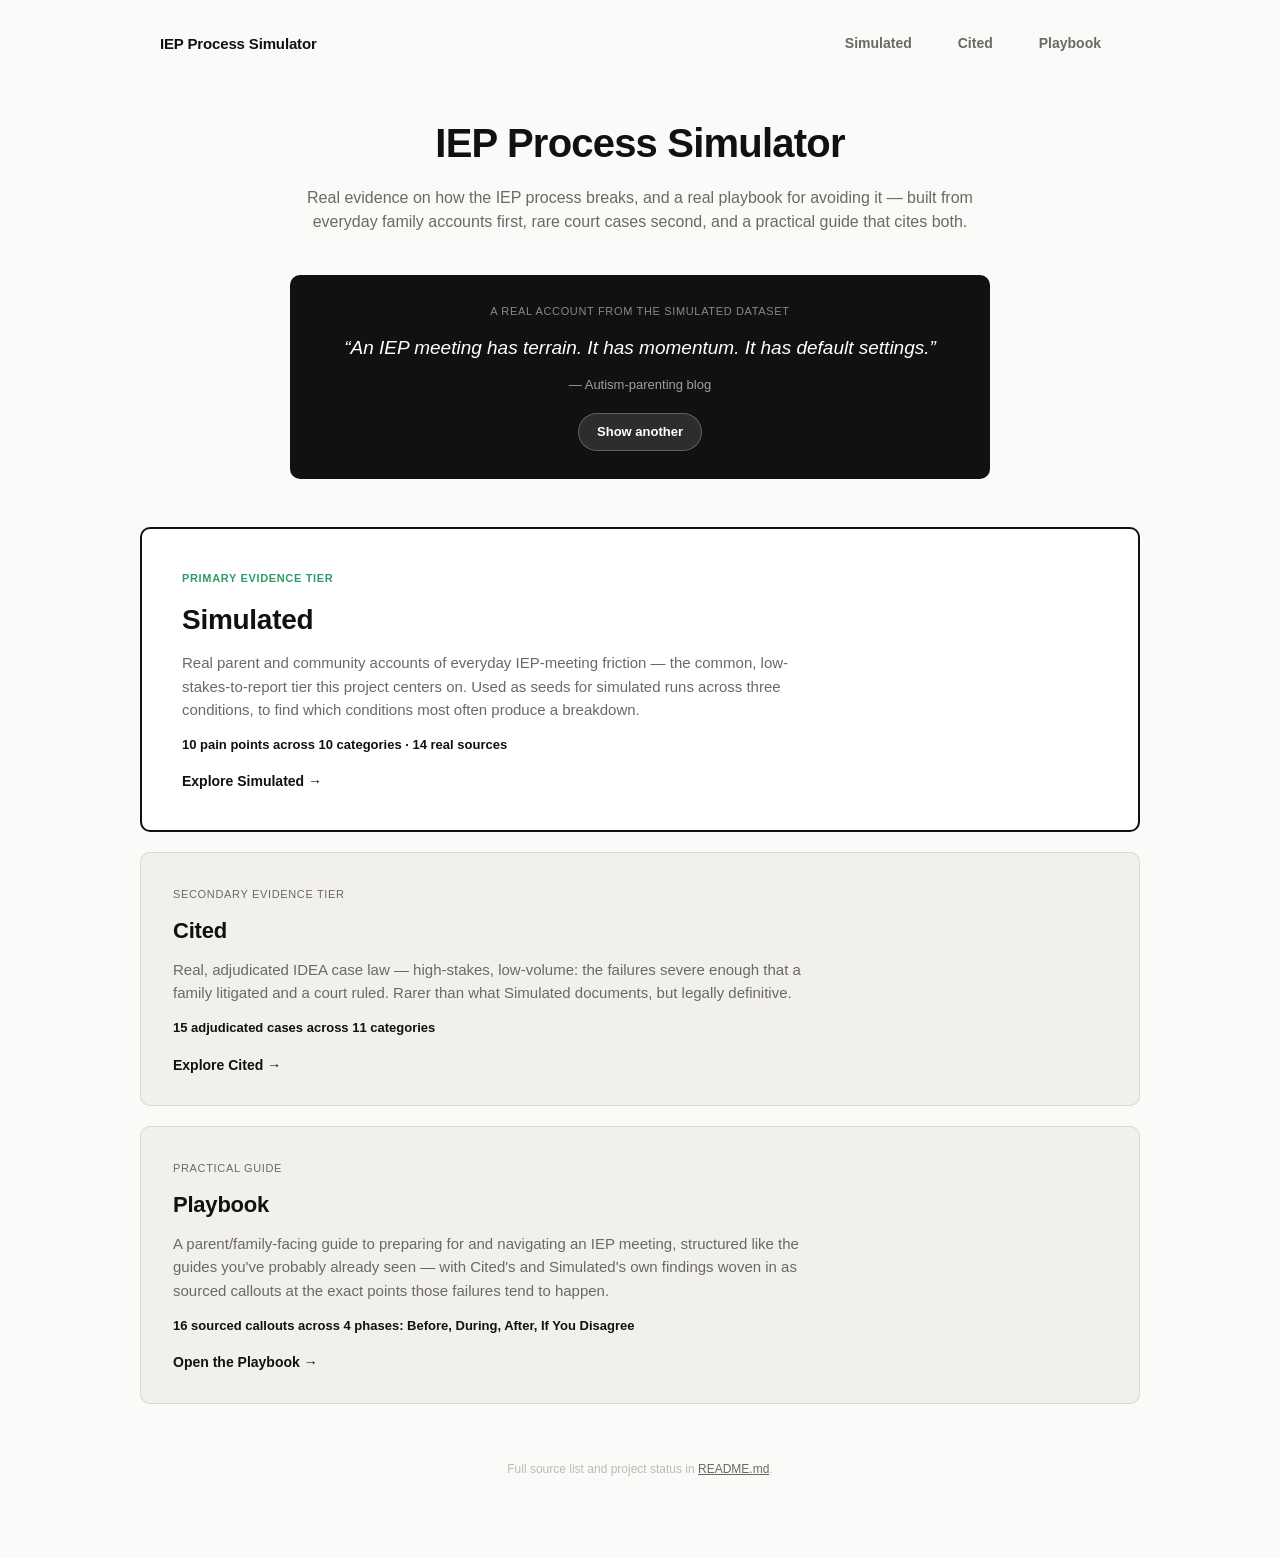
<file: index.html>
<!DOCTYPE html>
<html lang="en">
<head>
<meta charset="UTF-8">
<meta name="viewport" content="width=device-width, initial-scale=1.0">
<title>IEP Process Simulator</title>
<link rel="stylesheet" href="style.css">
</head>
<body>

<nav class="site-nav">
  <a href="index.html" class="site-nav__brand">IEP Process Simulator</a>
  <span class="site-nav__links">
    <a href="simulated.html" class="site-nav__link">Simulated</a>
    <a href="cited.html" class="site-nav__link">Cited</a>
    <a href="playbook.html" class="site-nav__link">Playbook</a>
  </span>
</nav>

<header class="site-header">
  <h1>IEP Process Simulator</h1>
  <p class="subtitle">Real evidence on how the IEP process breaks, and a real playbook for avoiding it &mdash; built from everyday family accounts first, rare court cases second, and a practical guide that cites both.</p>
</header>

<section class="quote-widget" aria-label="Featured real quote">
  <p class="quote-widget__label">A real account from the Simulated dataset</p>
  <blockquote id="quote-text" class="quote-widget__quote">Loading&hellip;</blockquote>
  <p id="quote-source" class="quote-widget__source"></p>
  <button id="quote-refresh" class="quote-widget__refresh">Show another</button>
</section>

<main class="landing">
  <div class="track-cards">

    <a href="simulated.html" class="track-card track-card--primary">
      <span class="track-card__eyebrow">Primary evidence tier</span>
      <h2>Simulated</h2>
      <p>Real parent and community accounts of everyday IEP-meeting friction &mdash; the common, low-stakes-to-report tier this project centers on. Used as seeds for simulated runs across three conditions, to find which conditions most often produce a breakdown.</p>
      <p id="simulated-stats" class="track-card__stats">Loading stats&hellip;</p>
      <span class="track-card__cta">Explore Simulated &rarr;</span>
    </a>

    <a href="cited.html" class="track-card track-card--secondary">
      <span class="track-card__eyebrow">Secondary evidence tier</span>
      <h2>Cited</h2>
      <p>Real, adjudicated IDEA case law &mdash; high-stakes, low-volume: the failures severe enough that a family litigated and a court ruled. Rarer than what Simulated documents, but legally definitive.</p>
      <p id="cited-stats" class="track-card__stats">Loading stats&hellip;</p>
      <span class="track-card__cta">Explore Cited &rarr;</span>
    </a>

    <a href="playbook.html" class="track-card track-card--tertiary">
      <span class="track-card__eyebrow">Practical guide</span>
      <h2>Playbook</h2>
      <p>A parent/family-facing guide to preparing for and navigating an IEP meeting, structured like the guides you've probably already seen &mdash; with Cited's and Simulated's own findings woven in as sourced callouts at the exact points those failures tend to happen.</p>
      <p class="track-card__stats">16 sourced callouts across 4 phases: Before, During, After, If You Disagree</p>
      <span class="track-card__cta">Open the Playbook &rarr;</span>
    </a>

  </div>
</main>

<footer class="site-footer">
  <p>Full source list and project status in <a href="README.md" target="_blank" rel="noopener">README.md</a>.</p>
</footer>

<script src="data.js"></script>
<script src="simulated-data.js"></script>
<script src="landing-app.js"></script>
</body>
</html>
</file>
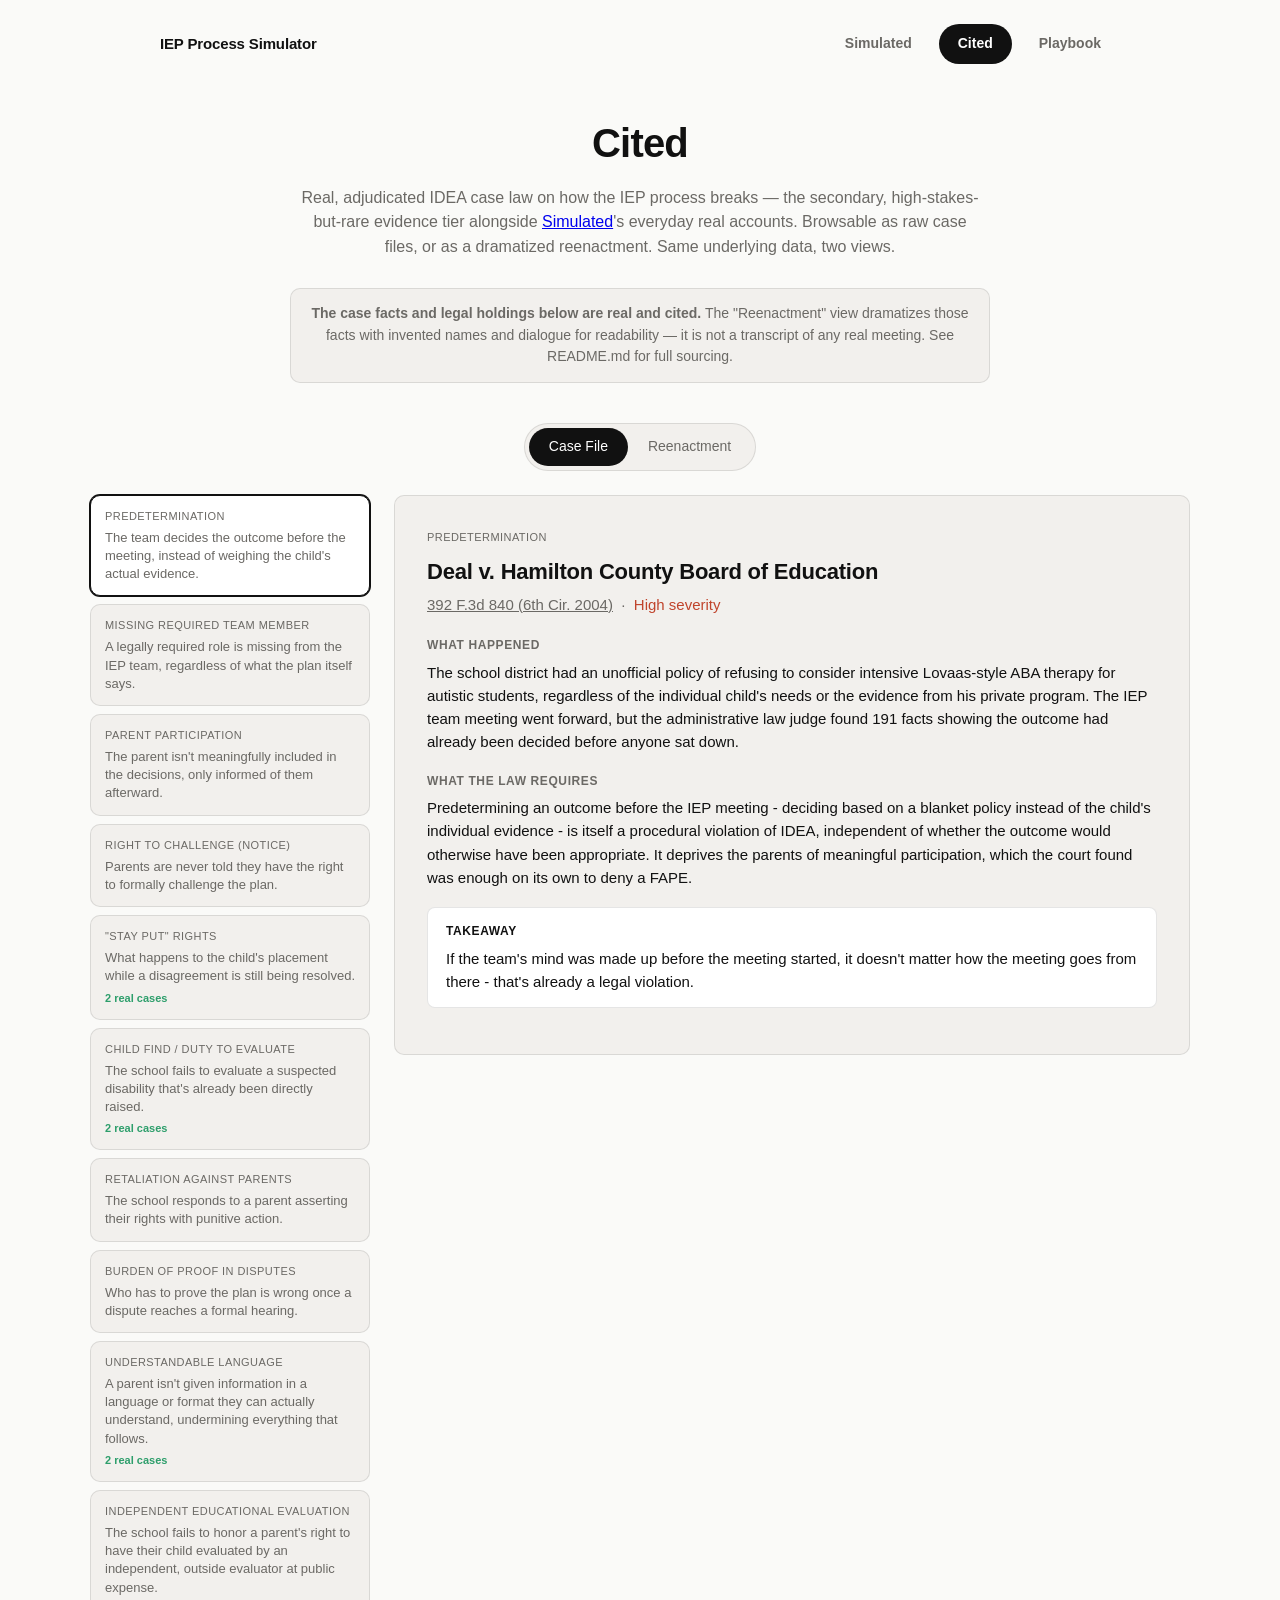
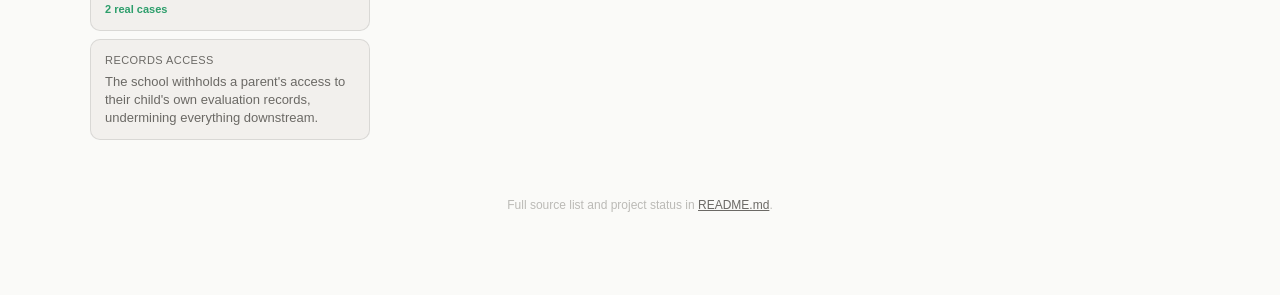
<file: cited.html>
<!DOCTYPE html>
<html lang="en">
<head>
<meta charset="UTF-8">
<meta name="viewport" content="width=device-width, initial-scale=1.0">
<title>IEP Process Simulator &mdash; Cited</title>
<link rel="stylesheet" href="style.css">
</head>
<body>

<nav class="site-nav">
  <a href="index.html" class="site-nav__brand">IEP Process Simulator</a>
  <span class="site-nav__links">
    <a href="simulated.html" class="site-nav__link">Simulated</a>
    <a href="cited.html" class="site-nav__link active">Cited</a>
    <a href="playbook.html" class="site-nav__link">Playbook</a>
  </span>
</nav>

<header class="site-header">
  <h1>Cited</h1>
  <p class="subtitle">Real, adjudicated IDEA case law on how the IEP process breaks &mdash; the secondary, high-stakes-but-rare evidence tier alongside <a href="simulated.html">Simulated</a>'s everyday real accounts. Browsable as raw case files, or as a dramatized reenactment. Same underlying data, two views.</p>
</header>

<div class="disclaimer">
  <strong>The case facts and legal holdings below are real and cited.</strong> The "Reenactment" view dramatizes those facts with invented names and dialogue for readability &mdash; it is not a transcript of any real meeting. See README.md for full sourcing.
</div>

<main>
  <div class="toolbar">
    <div class="view-toggle">
      <button id="view-case-file" class="view-btn active">Case File</button>
      <button id="view-simulated-meeting" class="view-btn">Reenactment</button>
    </div>
  </div>

  <div class="layout">
    <nav id="episode-list" class="episode-list"></nav>
    <section id="episode-detail" class="episode-detail"></section>
  </div>
</main>

<footer class="site-footer">
  <p>Full source list and project status in <a href="README.md" target="_blank" rel="noopener">README.md</a>.</p>
</footer>

<script src="data.js"></script>
<script src="app.js"></script>
</body>
</html>
</file>
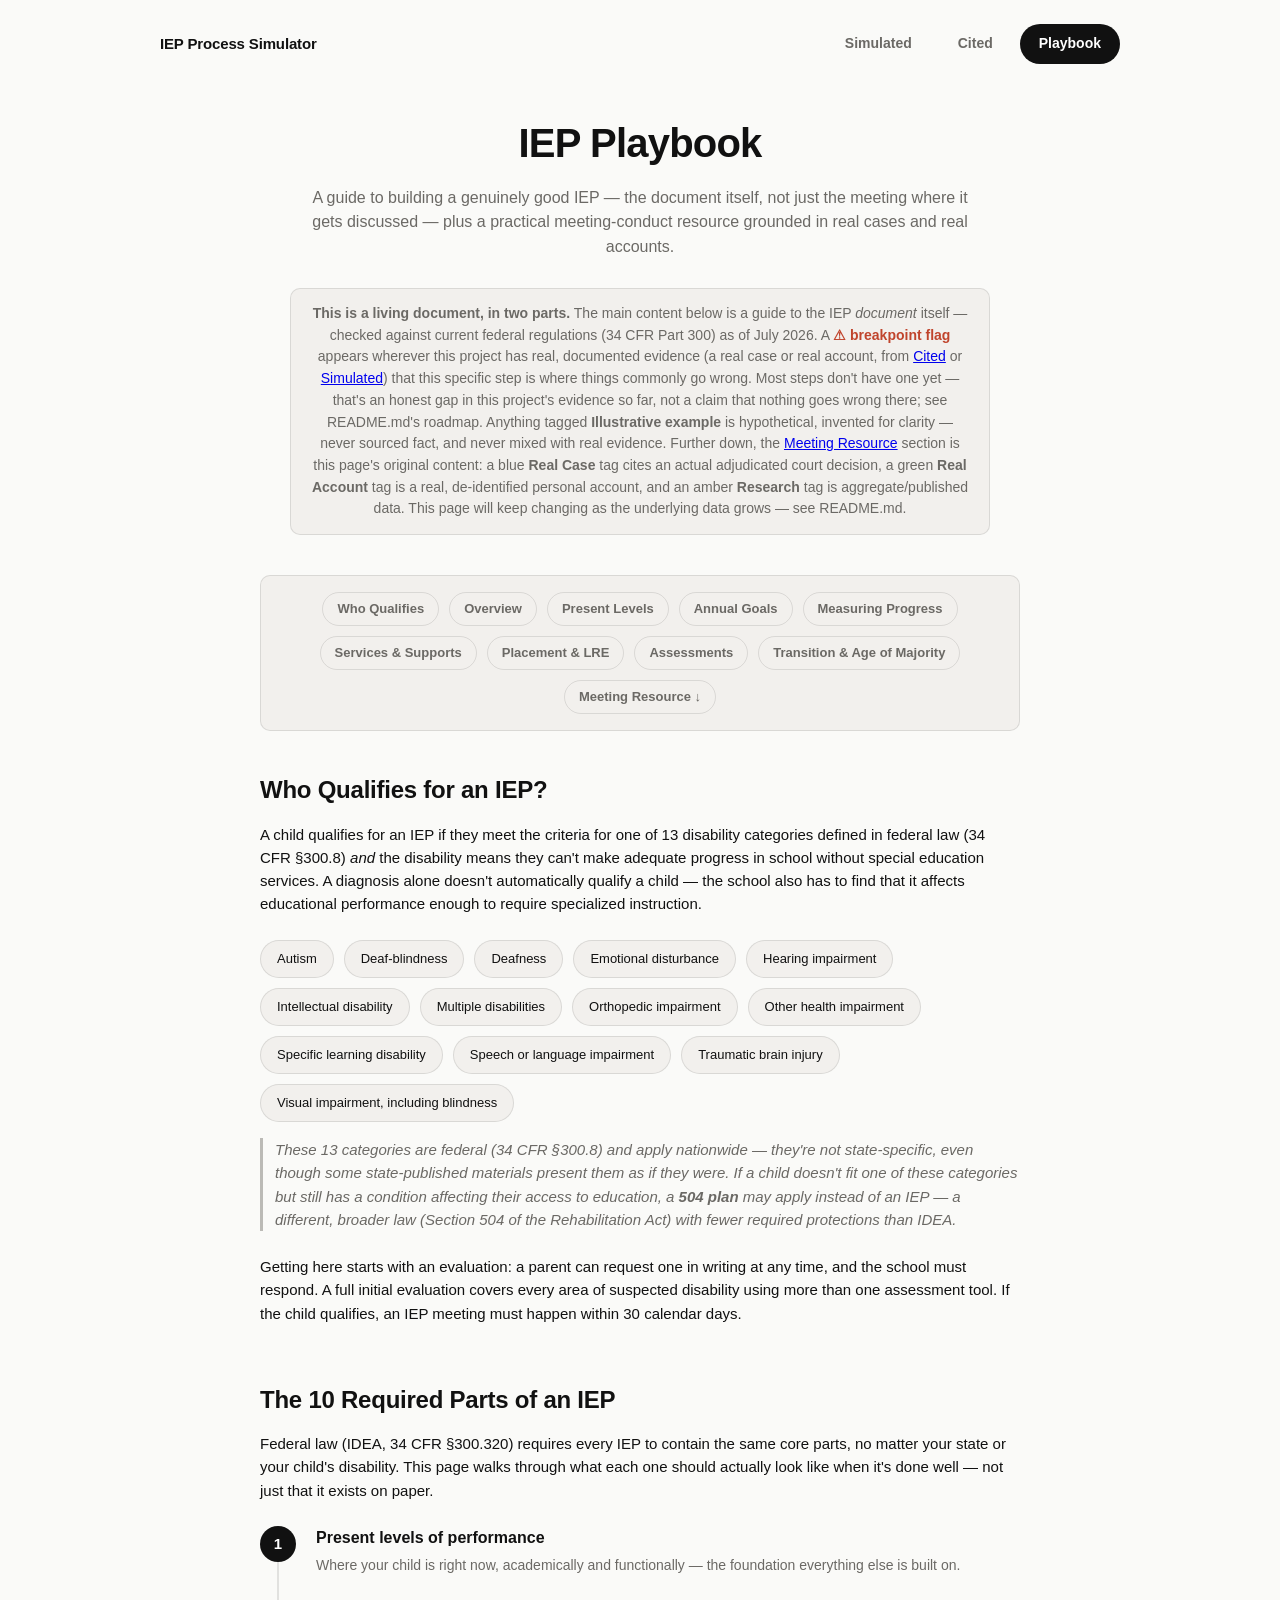
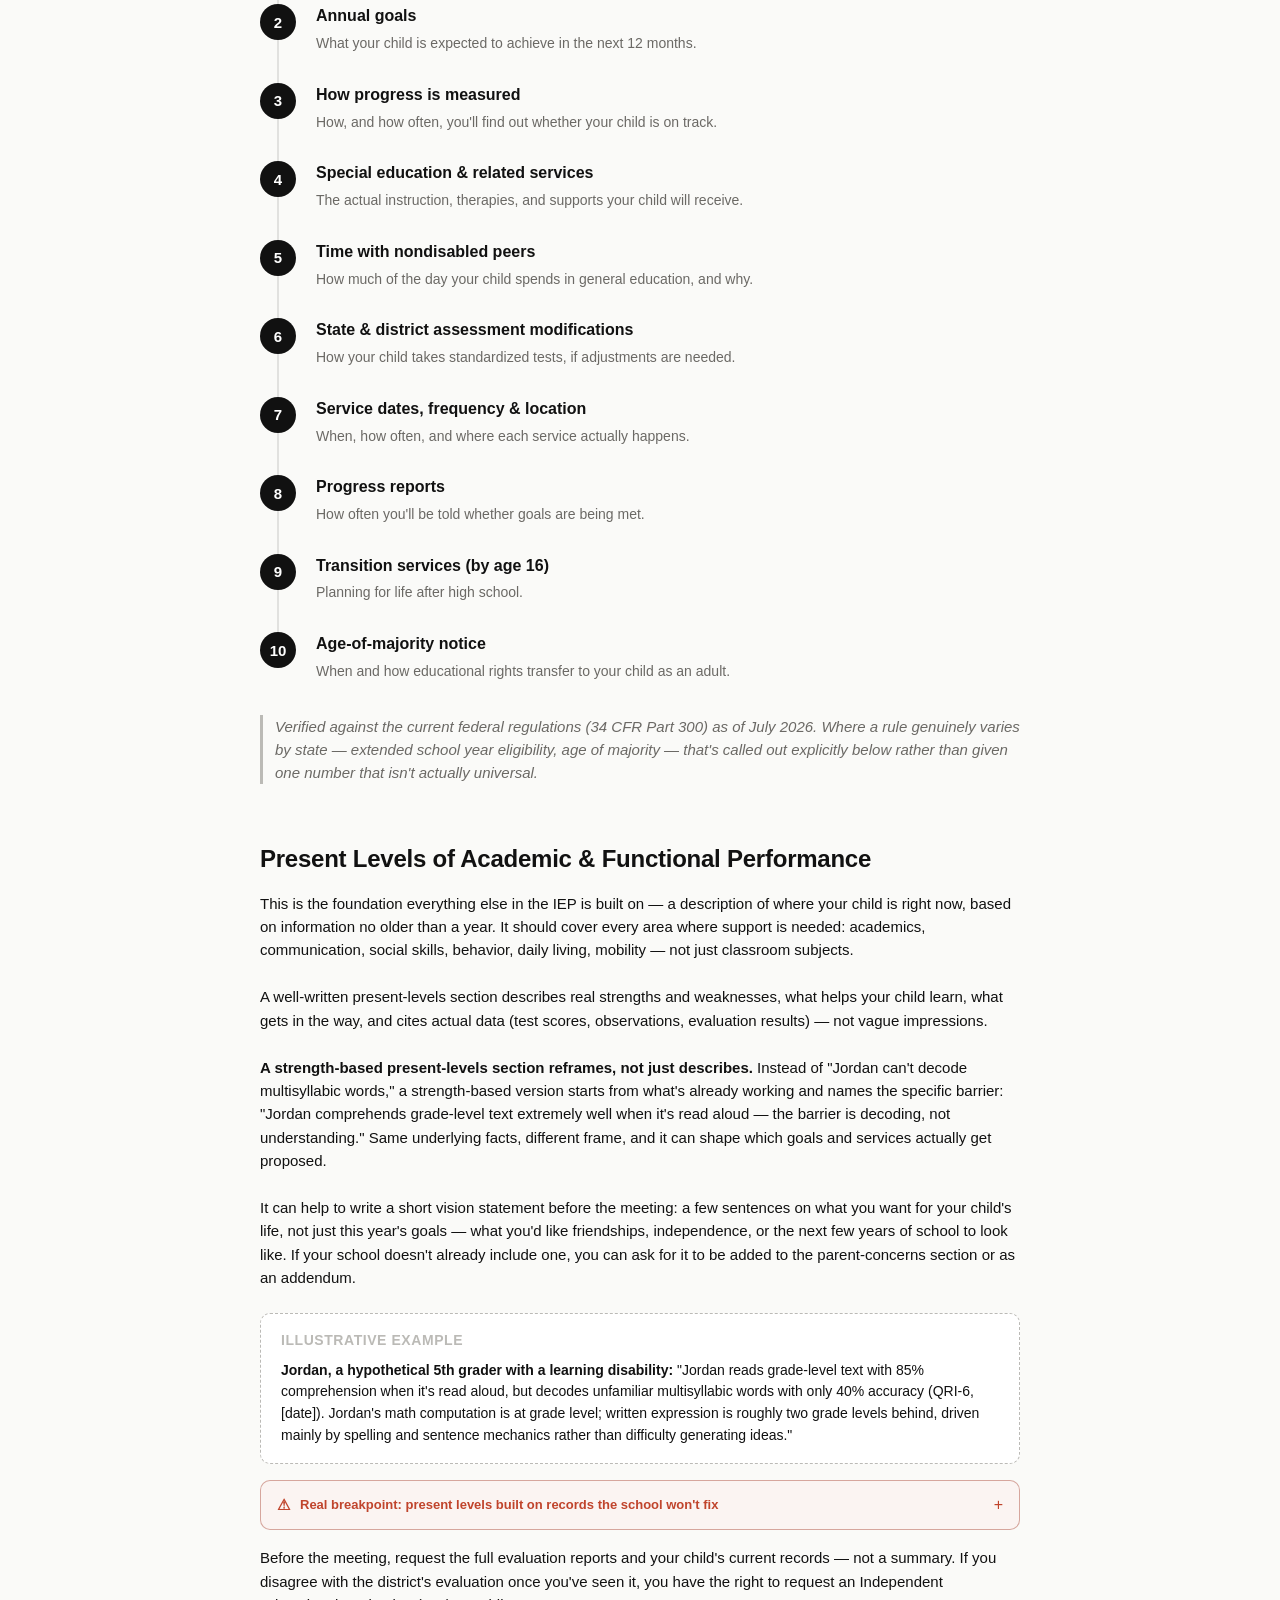
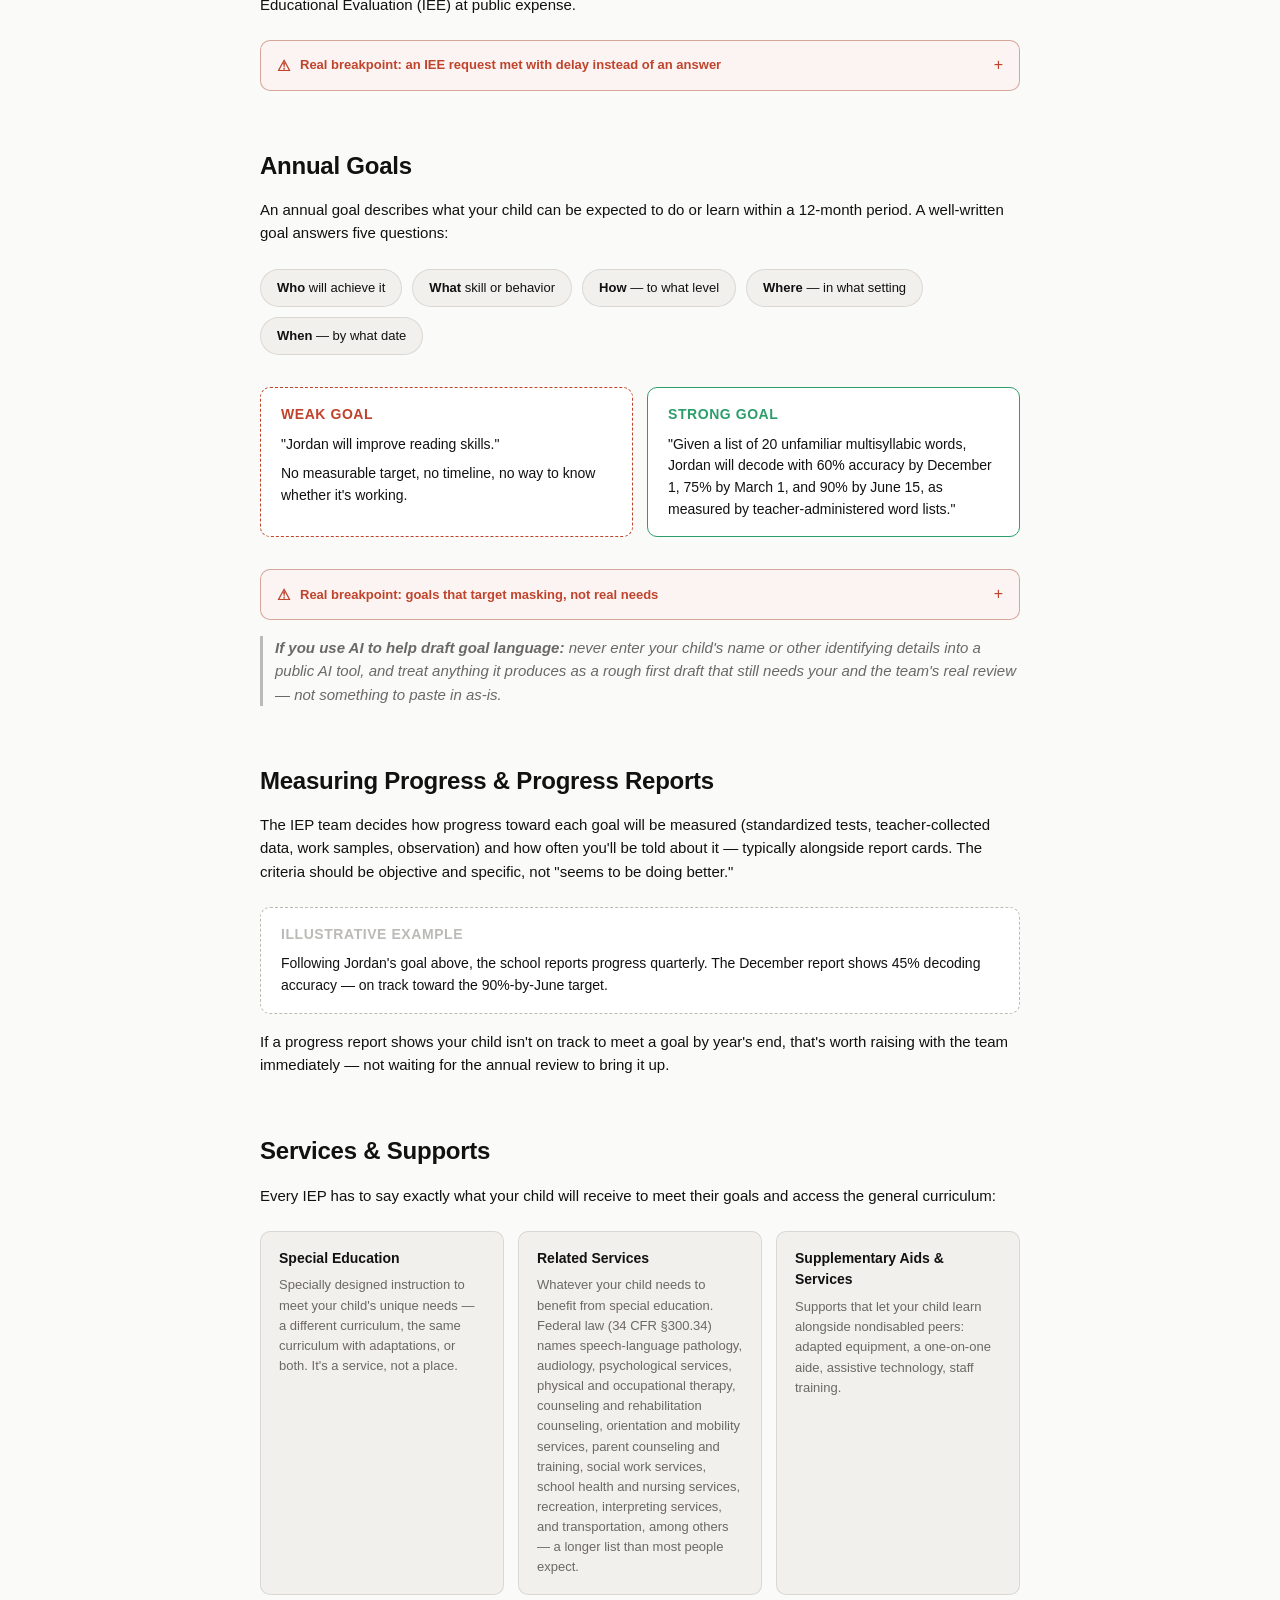
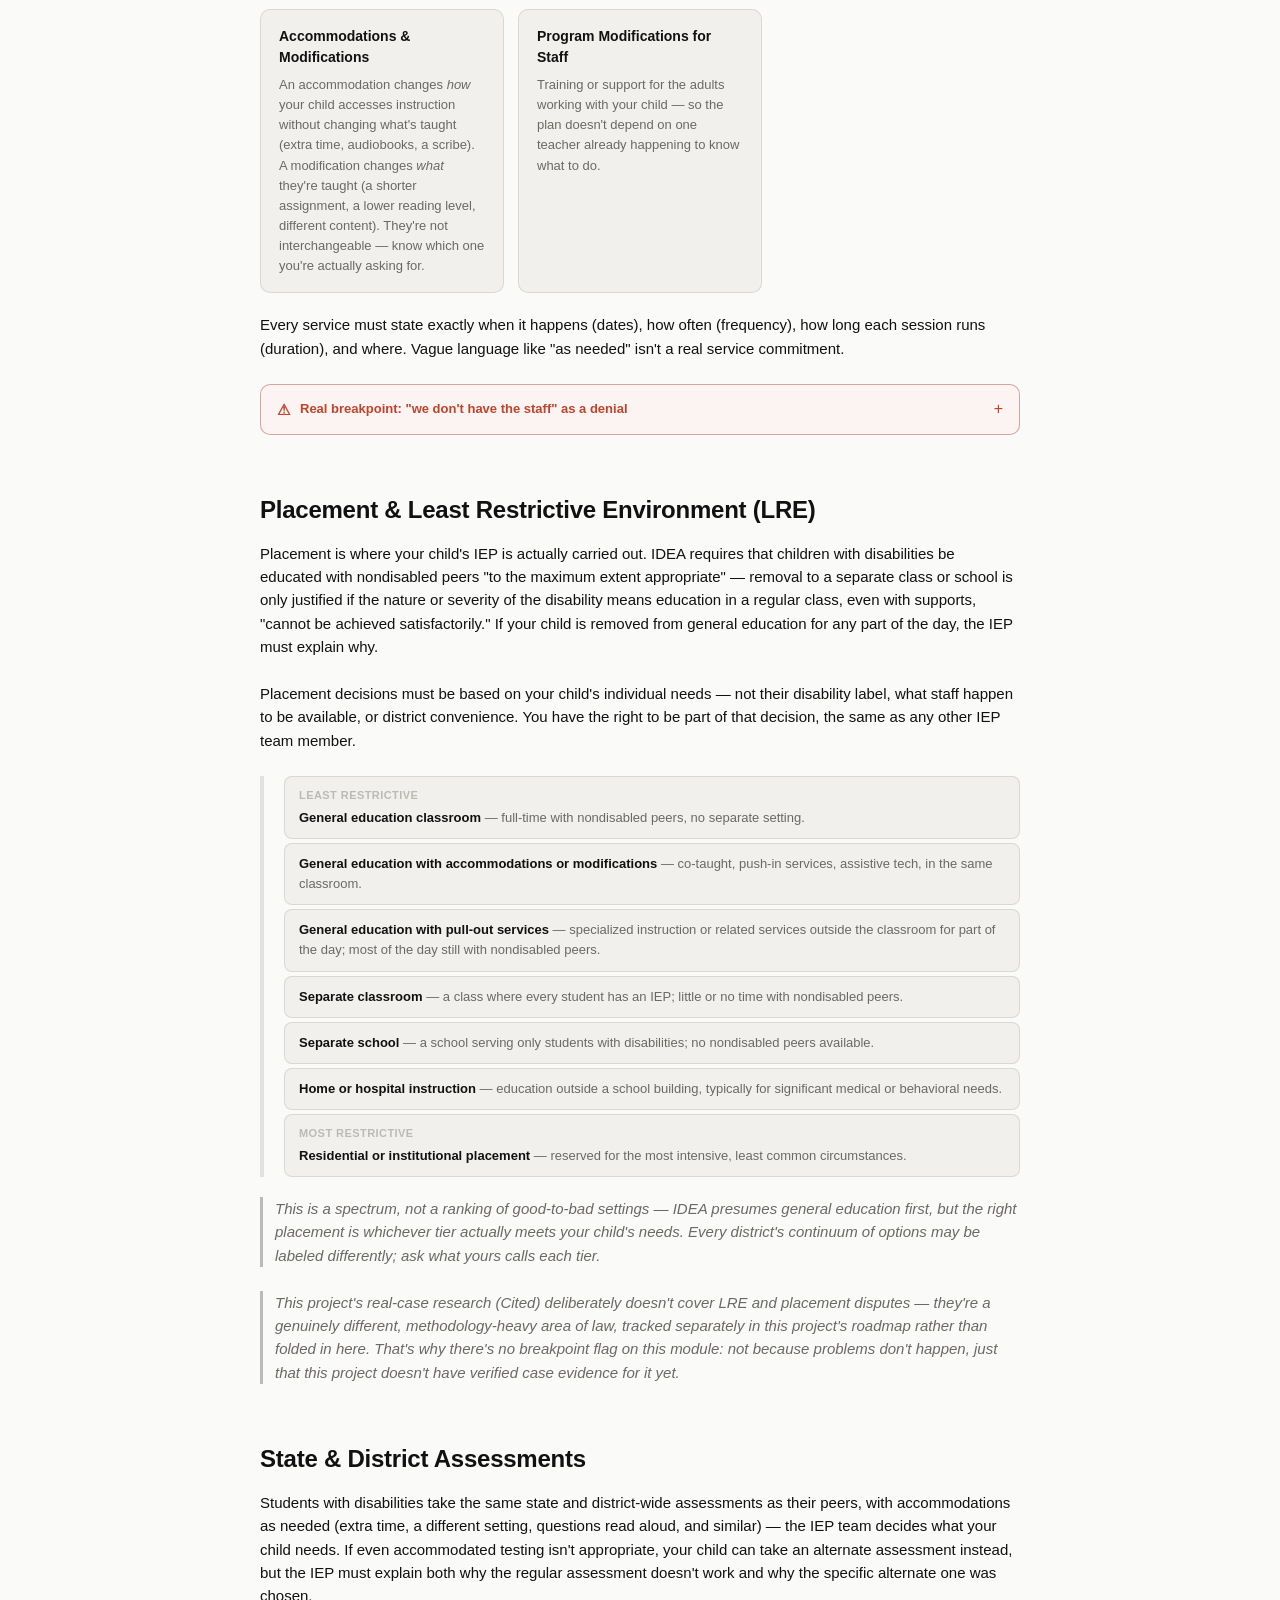
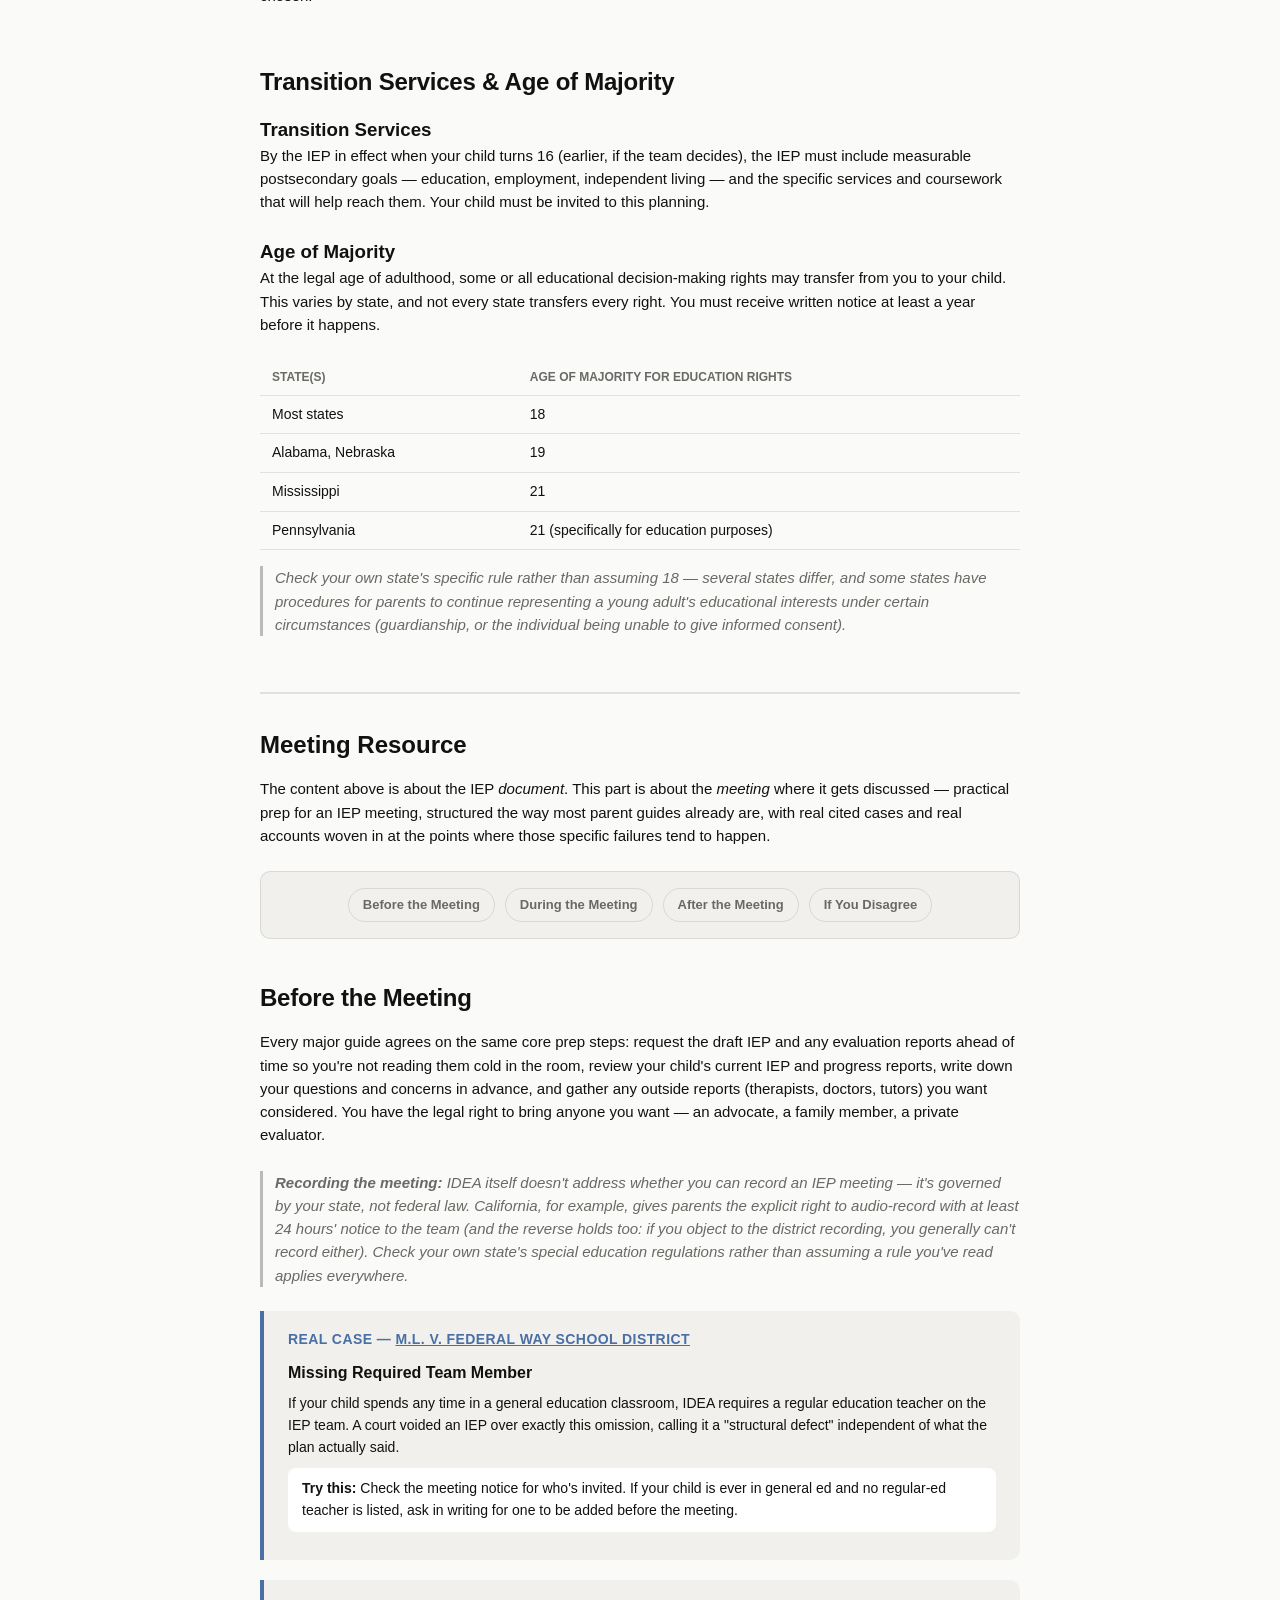
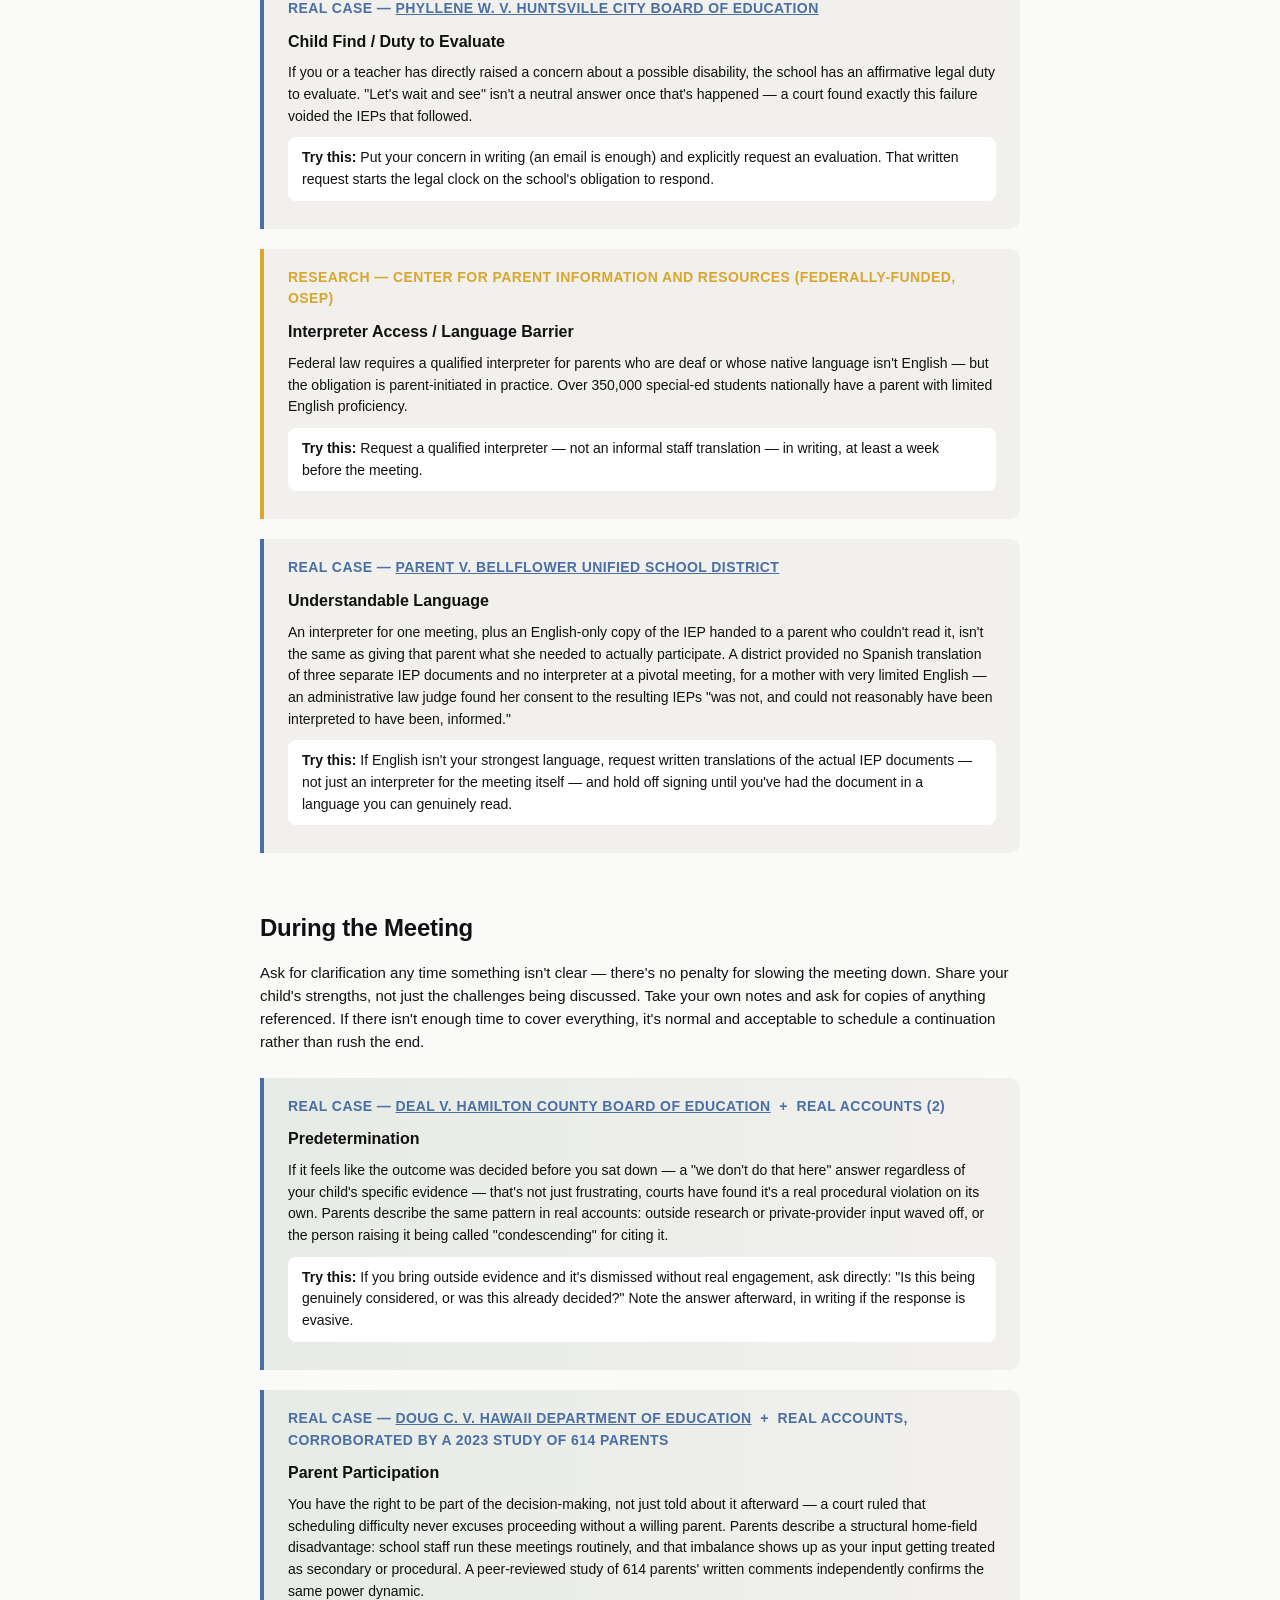
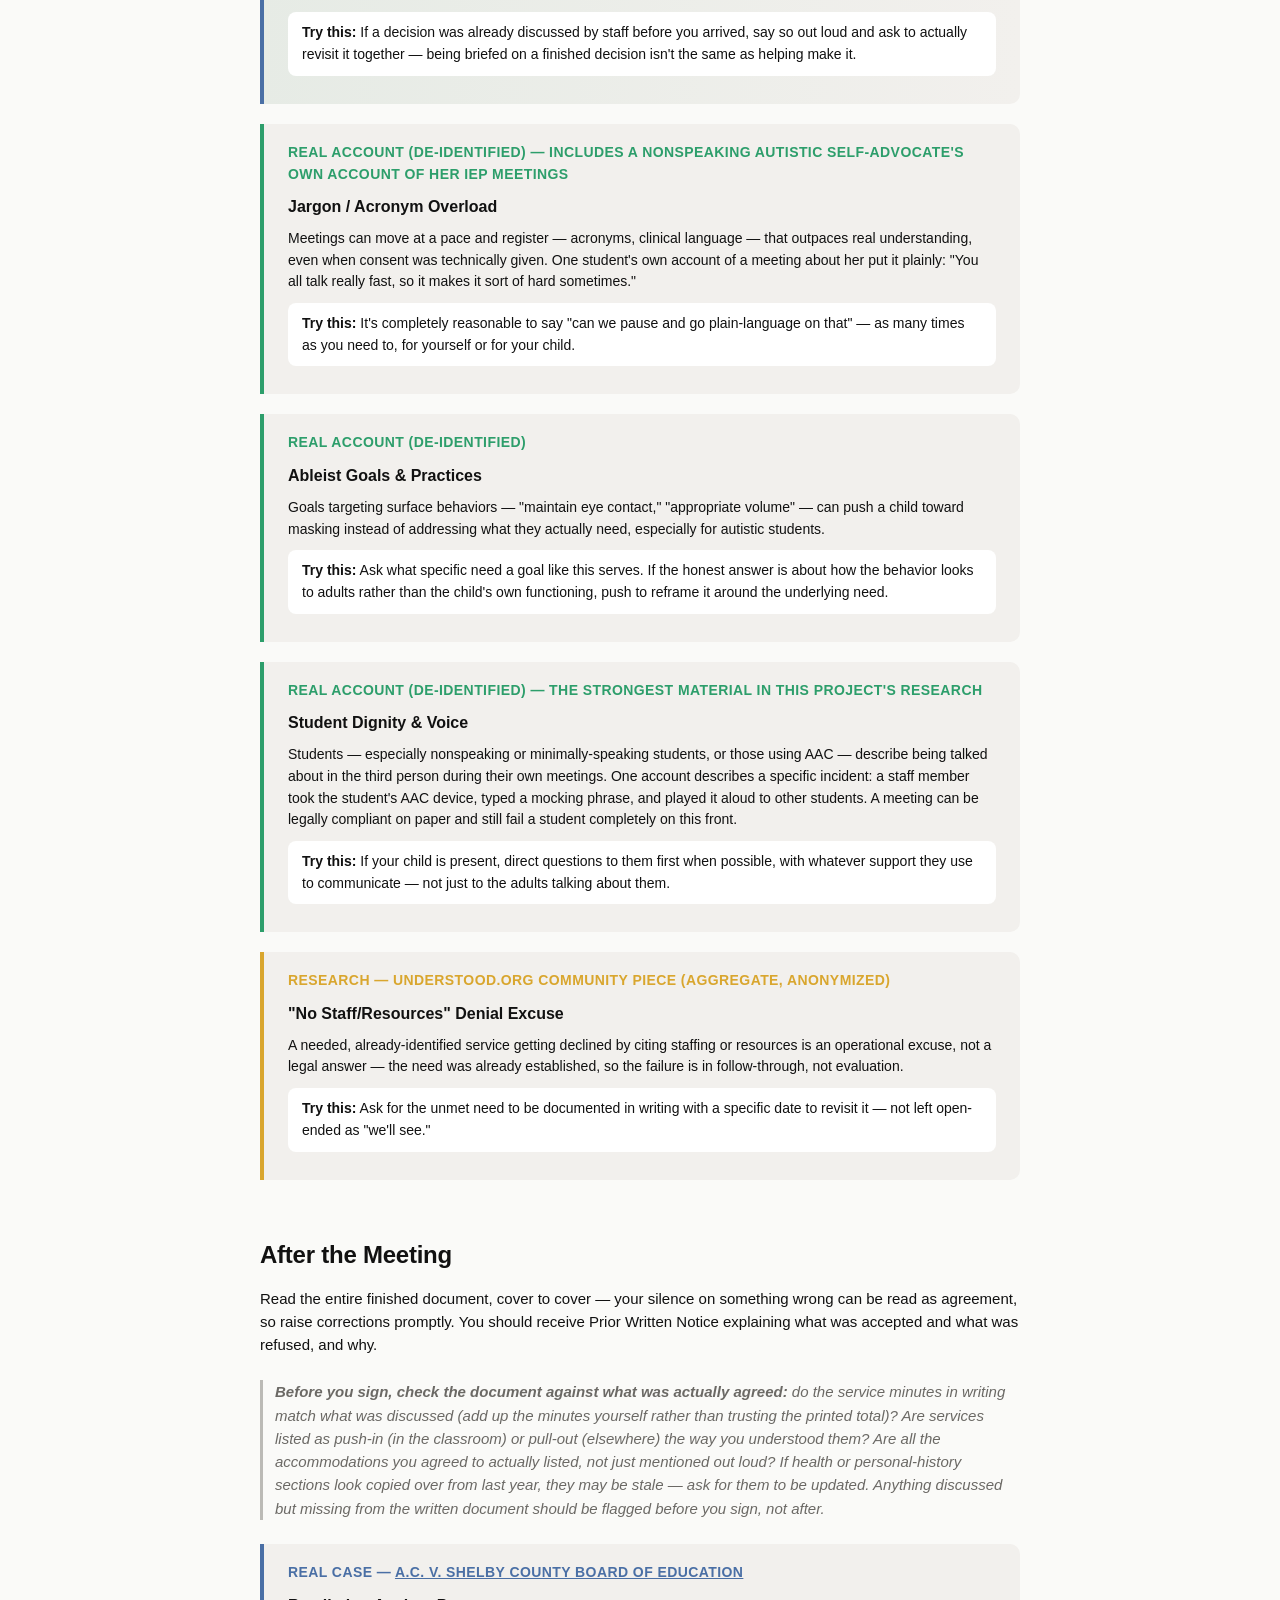
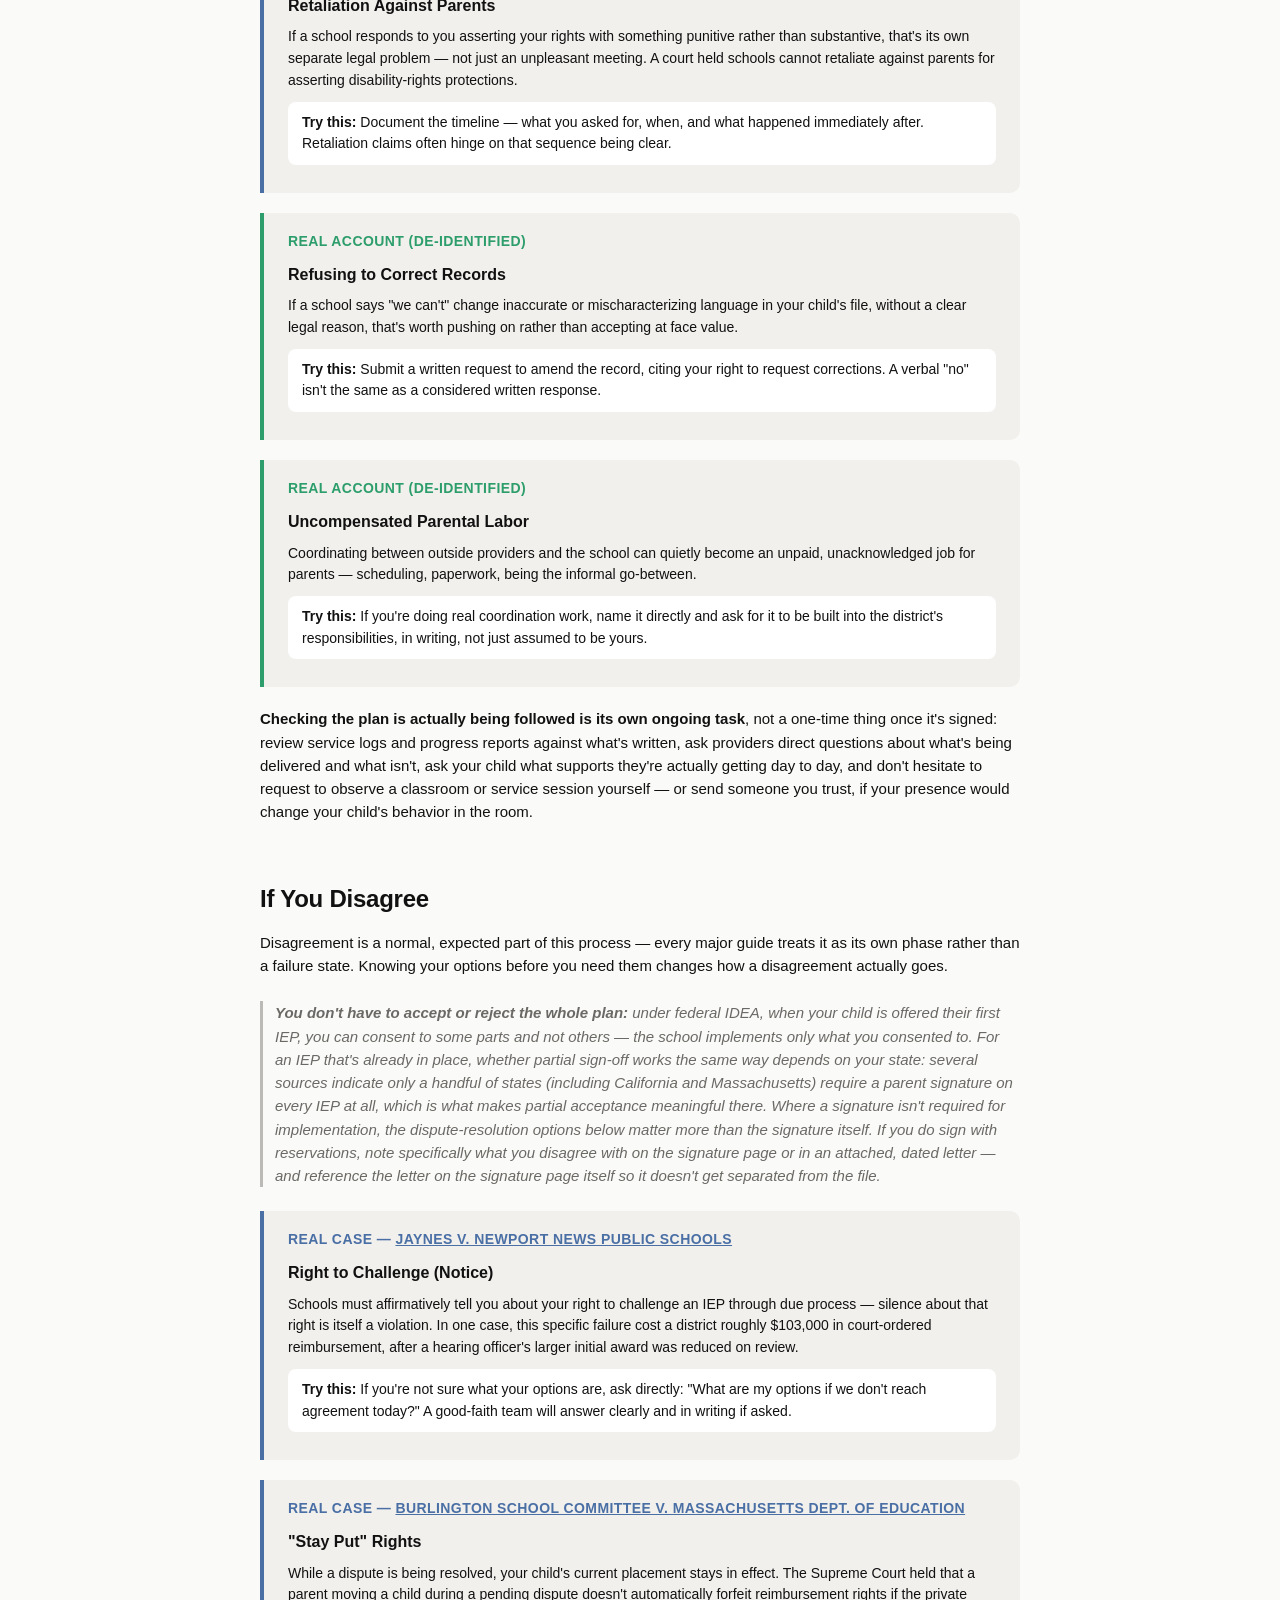
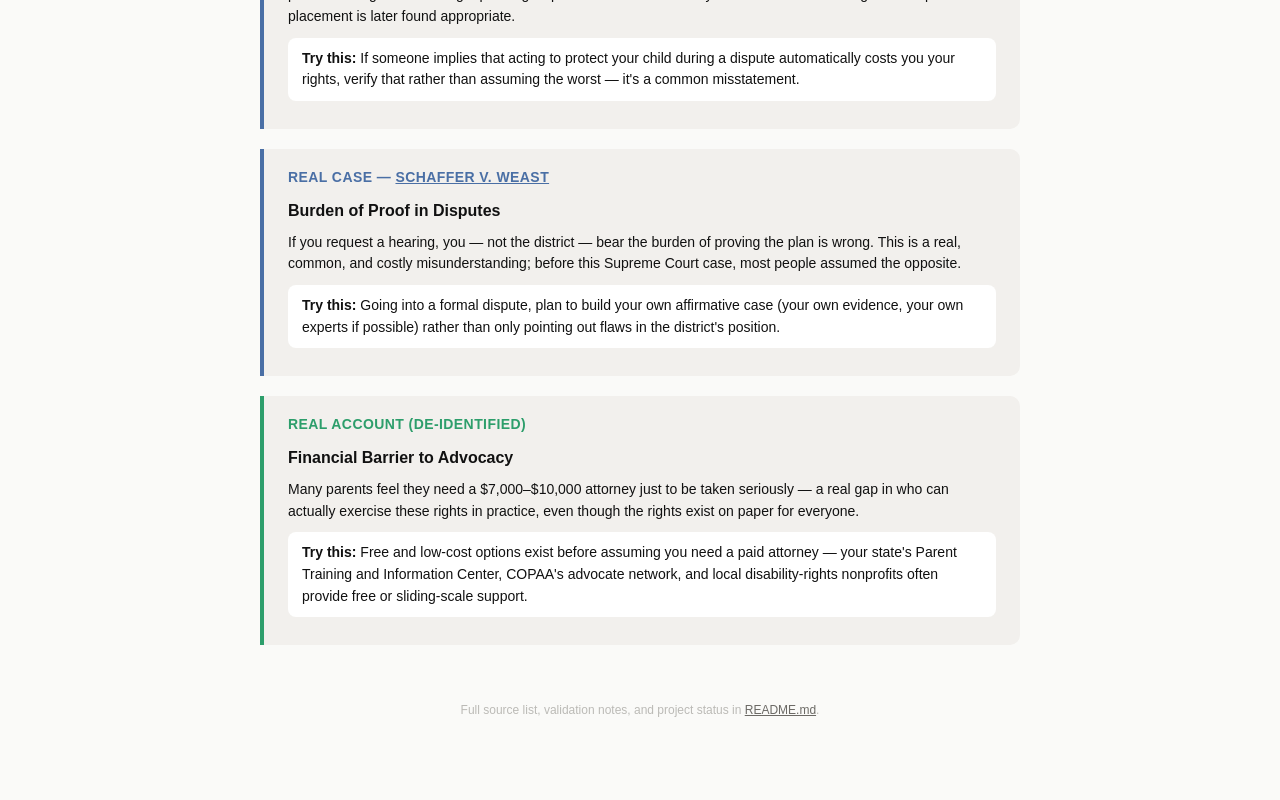
<file: playbook.html>
<!DOCTYPE html>
<html lang="en">
<head>
<meta charset="UTF-8">
<meta name="viewport" content="width=device-width, initial-scale=1.0">
<title>IEP Process Simulator &mdash; Playbook</title>
<link rel="stylesheet" href="style.css">
</head>
<body>

<nav class="site-nav">
  <a href="index.html" class="site-nav__brand">IEP Process Simulator</a>
  <span class="site-nav__links">
    <a href="simulated.html" class="site-nav__link">Simulated</a>
    <a href="cited.html" class="site-nav__link">Cited</a>
    <a href="playbook.html" class="site-nav__link active">Playbook</a>
  </span>
</nav>

<header class="site-header">
  <h1>IEP Playbook</h1>
  <p class="subtitle">A guide to building a genuinely good IEP &mdash; the document itself, not just the meeting where it gets discussed &mdash; plus a practical meeting-conduct resource grounded in real cases and real accounts.</p>
</header>

<div class="disclaimer">
  <strong>This is a living document, in two parts.</strong> The main content below is a guide to the IEP <em>document</em> itself &mdash; checked against current federal regulations (34 CFR Part 300) as of July 2026. A <strong class="text-violated">&#9888; breakpoint flag</strong> appears wherever this project has real, documented evidence (a real case or real account, from <a href="cited.html">Cited</a> or <a href="simulated.html">Simulated</a>) that this specific step is where things commonly go wrong. Most steps don't have one yet &mdash; that's an honest gap in this project's evidence so far, not a claim that nothing goes wrong there; see README.md's roadmap. Anything tagged <strong>Illustrative example</strong> is hypothetical, invented for clarity &mdash; never sourced fact, and never mixed with real evidence. Further down, the <a href="#meeting-resource">Meeting Resource</a> section is this page's original content: a blue <strong>Real Case</strong> tag cites an actual adjudicated court decision, a green <strong>Real Account</strong> tag is a real, de-identified personal account, and an amber <strong>Research</strong> tag is aggregate/published data. This page will keep changing as the underlying data grows &mdash; see README.md.
</div>

<main class="playbook">
  <nav class="playbook-toc" aria-label="Table of contents">
    <a href="#eligibility">Who Qualifies</a>
    <a href="#overview">Overview</a>
    <a href="#present-levels">Present Levels</a>
    <a href="#goals">Annual Goals</a>
    <a href="#progress">Measuring Progress</a>
    <a href="#services">Services &amp; Supports</a>
    <a href="#placement">Placement &amp; LRE</a>
    <a href="#assessments">Assessments</a>
    <a href="#transition">Transition &amp; Age of Majority</a>
    <a href="#meeting-resource">Meeting Resource &darr;</a>
  </nav>

  <section id="eligibility" class="playbook-section">
    <h2>Who Qualifies for an IEP?</h2>
    <p>A child qualifies for an IEP if they meet the criteria for one of 13 disability categories defined in federal law (34 CFR &sect;300.8) <em>and</em> the disability means they can't make adequate progress in school without special education services. A diagnosis alone doesn't automatically qualify a child &mdash; the school also has to find that it affects educational performance enough to require specialized instruction.</p>
    <div class="goal-formula">
      <span class="goal-formula__part">Autism</span>
      <span class="goal-formula__part">Deaf-blindness</span>
      <span class="goal-formula__part">Deafness</span>
      <span class="goal-formula__part">Emotional disturbance</span>
      <span class="goal-formula__part">Hearing impairment</span>
      <span class="goal-formula__part">Intellectual disability</span>
      <span class="goal-formula__part">Multiple disabilities</span>
      <span class="goal-formula__part">Orthopedic impairment</span>
      <span class="goal-formula__part">Other health impairment</span>
      <span class="goal-formula__part">Specific learning disability</span>
      <span class="goal-formula__part">Speech or language impairment</span>
      <span class="goal-formula__part">Traumatic brain injury</span>
      <span class="goal-formula__part">Visual impairment, including blindness</span>
    </div>
    <p class="aside-note">These 13 categories are federal (34 CFR &sect;300.8) and apply nationwide &mdash; they're not state-specific, even though some state-published materials present them as if they were. If a child doesn't fit one of these categories but still has a condition affecting their access to education, a <strong>504 plan</strong> may apply instead of an IEP &mdash; a different, broader law (Section 504 of the Rehabilitation Act) with fewer required protections than IDEA.</p>
    <p>Getting here starts with an evaluation: a parent can request one in writing at any time, and the school must respond. A full initial evaluation covers every area of suspected disability using more than one assessment tool. If the child qualifies, an IEP meeting must happen within 30 calendar days.</p>
  </section>

  <section id="overview" class="playbook-section">
    <h2>The 10 Required Parts of an IEP</h2>
    <p>Federal law (IDEA, 34 CFR &sect;300.320) requires every IEP to contain the same core parts, no matter your state or your child's disability. This page walks through what each one should actually look like when it's done well &mdash; not just that it exists on paper.</p>
    <div class="process-flow">
      <div class="process-step">
        <span class="process-step__num">1</span>
        <div class="process-step__content">
          <h3><a href="#present-levels">Present levels of performance</a></h3>
          <p>Where your child is right now, academically and functionally &mdash; the foundation everything else is built on.</p>
        </div>
      </div>
      <div class="process-step">
        <span class="process-step__num">2</span>
        <div class="process-step__content">
          <h3><a href="#goals">Annual goals</a></h3>
          <p>What your child is expected to achieve in the next 12 months.</p>
        </div>
      </div>
      <div class="process-step">
        <span class="process-step__num">3</span>
        <div class="process-step__content">
          <h3><a href="#progress">How progress is measured</a></h3>
          <p>How, and how often, you'll find out whether your child is on track.</p>
        </div>
      </div>
      <div class="process-step">
        <span class="process-step__num">4</span>
        <div class="process-step__content">
          <h3><a href="#services">Special education &amp; related services</a></h3>
          <p>The actual instruction, therapies, and supports your child will receive.</p>
        </div>
      </div>
      <div class="process-step">
        <span class="process-step__num">5</span>
        <div class="process-step__content">
          <h3><a href="#placement">Time with nondisabled peers</a></h3>
          <p>How much of the day your child spends in general education, and why.</p>
        </div>
      </div>
      <div class="process-step">
        <span class="process-step__num">6</span>
        <div class="process-step__content">
          <h3><a href="#assessments">State &amp; district assessment modifications</a></h3>
          <p>How your child takes standardized tests, if adjustments are needed.</p>
        </div>
      </div>
      <div class="process-step">
        <span class="process-step__num">7</span>
        <div class="process-step__content">
          <h3><a href="#services">Service dates, frequency &amp; location</a></h3>
          <p>When, how often, and where each service actually happens.</p>
        </div>
      </div>
      <div class="process-step">
        <span class="process-step__num">8</span>
        <div class="process-step__content">
          <h3><a href="#progress">Progress reports</a></h3>
          <p>How often you'll be told whether goals are being met.</p>
        </div>
      </div>
      <div class="process-step">
        <span class="process-step__num">9</span>
        <div class="process-step__content">
          <h3><a href="#transition">Transition services (by age 16)</a></h3>
          <p>Planning for life after high school.</p>
        </div>
      </div>
      <div class="process-step">
        <span class="process-step__num">10</span>
        <div class="process-step__content">
          <h3><a href="#transition">Age-of-majority notice</a></h3>
          <p>When and how educational rights transfer to your child as an adult.</p>
        </div>
      </div>
    </div>
    <p class="aside-note">Verified against the current federal regulations (34 CFR Part 300) as of July 2026. Where a rule genuinely varies by state &mdash; extended school year eligibility, age of majority &mdash; that's called out explicitly below rather than given one number that isn't actually universal.</p>
  </section>

  <section id="present-levels" class="playbook-section">
    <h2>Present Levels of Academic &amp; Functional Performance</h2>
    <p>This is the foundation everything else in the IEP is built on &mdash; a description of where your child is right now, based on information no older than a year. It should cover every area where support is needed: academics, communication, social skills, behavior, daily living, mobility &mdash; not just classroom subjects.</p>
    <p>A well-written present-levels section describes real strengths and weaknesses, what helps your child learn, what gets in the way, and cites actual data (test scores, observations, evaluation results) &mdash; not vague impressions.</p>

    <p><strong>A strength-based present-levels section reframes, not just describes.</strong> Instead of "Jordan can't decode multisyllabic words," a strength-based version starts from what's already working and names the specific barrier: "Jordan comprehends grade-level text extremely well when it's read aloud &mdash; the barrier is decoding, not understanding." Same underlying facts, different frame, and it can shape which goals and services actually get proposed.</p>

    <p>It can help to write a short vision statement before the meeting: a few sentences on what you want for your child's life, not just this year's goals &mdash; what you'd like friendships, independence, or the next few years of school to look like. If your school doesn't already include one, you can ask for it to be added to the parent-concerns section or as an addendum.</p>

    <div class="example-box">
      <p class="example-box__tag">Illustrative example</p>
      <p><strong>Jordan, a hypothetical 5th grader with a learning disability:</strong> "Jordan reads grade-level text with 85% comprehension when it's read aloud, but decodes unfamiliar multisyllabic words with only 40% accuracy (QRI-6, [date]). Jordan's math computation is at grade level; written expression is roughly two grade levels behind, driven mainly by spelling and sentence mechanics rather than difficulty generating ideas."</p>
    </div>

    <details class="breakpoint-flag">
      <summary class="breakpoint-flag__summary"><span class="breakpoint-flag__icon" aria-hidden="true">&#9888;</span> Real breakpoint: present levels built on records the school won't fix</summary>
      <div class="breakpoint-flag__body">
        <p>Present levels are only as good as the records and evaluation data behind them. Two real, documented failure patterns: a school refusing to correct inaccurate or mischaracterizing language in a child's file ("we can't," with no legal reason given), and a district giving parents only a two-page evaluation summary that omitted its own evaluators' significant findings &mdash; in one adjudicated case, an autism-diagnosis indicator never made it into what the parents saw before the IEP was written.</p>
        <p class="breakpoint-flag__source">See the real account on <a href="simulated.html">Simulated</a> and the real case, <a href="cited.html">Amanda J. v. Clark County School District</a>, on Cited.</p>
      </div>
    </details>

    <p>Before the meeting, request the full evaluation reports and your child's current records &mdash; not a summary. If you disagree with the district's evaluation once you've seen it, you have the right to request an Independent Educational Evaluation (IEE) at public expense.</p>

    <details class="breakpoint-flag">
      <summary class="breakpoint-flag__summary"><span class="breakpoint-flag__icon" aria-hidden="true">&#9888;</span> Real breakpoint: an IEE request met with delay instead of an answer</summary>
      <div class="breakpoint-flag__body">
        <p>Two real, documented cases on this right show that outright refusal isn't the only way it gets violated. In one, a hearing officer found a district had unlawfully deprived a student of services and ordered it to fund an independent evaluation and write her an IEP &mdash; the district refused to comply, and the fight was still working its way through the Third Circuit years later. In the other, the district never refused &mdash; it just sat on the cost question for months without clearly telling the parent how far the evaluator's rate exceeded its own criteria. A court later found that delay alone was enough to deny FAPE.</p>
        <p class="breakpoint-flag__source">See the real cases, <a href="cited.html">Y.C.Q. v. Chichester School District</a> and <a href="cited.html">Alta Loma School District</a>, on Cited.</p>
      </div>
    </details>
  </section>

  <section id="goals" class="playbook-section">
    <h2>Annual Goals</h2>
    <p>An annual goal describes what your child can be expected to do or learn within a 12-month period. A well-written goal answers five questions:</p>
    <div class="goal-formula">
      <span class="goal-formula__part"><strong>Who</strong> will achieve it</span>
      <span class="goal-formula__part"><strong>What</strong> skill or behavior</span>
      <span class="goal-formula__part"><strong>How</strong> &mdash; to what level</span>
      <span class="goal-formula__part"><strong>Where</strong> &mdash; in what setting</span>
      <span class="goal-formula__part"><strong>When</strong> &mdash; by what date</span>
    </div>

    <div class="example-compare">
      <div class="example-box example-box--weak">
        <p class="example-box__tag">Weak goal</p>
        <p>"Jordan will improve reading skills."</p>
        <p>No measurable target, no timeline, no way to know whether it's working.</p>
      </div>
      <div class="example-box example-box--strong">
        <p class="example-box__tag">Strong goal</p>
        <p>"Given a list of 20 unfamiliar multisyllabic words, Jordan will decode with 60% accuracy by December 1, 75% by March 1, and 90% by June 15, as measured by teacher-administered word lists."</p>
      </div>
    </div>

    <details class="breakpoint-flag">
      <summary class="breakpoint-flag__summary"><span class="breakpoint-flag__icon" aria-hidden="true">&#9888;</span> Real breakpoint: goals that target masking, not real needs</summary>
      <div class="breakpoint-flag__body">
        <p>A real, documented account: goals written for "volume of voice" and "appropriate word choice" &mdash; which the parent identified as training their child to mask rather than addressing an actual need. A goal like "maintain eye contact" or "appropriate volume" is worth questioning directly: is this serving the student's actual functioning, or training them to perform comfort for the adults in the room?</p>
        <p class="breakpoint-flag__source">See the real account on <a href="simulated.html">Simulated</a>.</p>
      </div>
    </details>

    <p class="aside-note"><strong>If you use AI to help draft goal language:</strong> never enter your child's name or other identifying details into a public AI tool, and treat anything it produces as a rough first draft that still needs your and the team's real review &mdash; not something to paste in as-is.</p>
  </section>

  <section id="progress" class="playbook-section">
    <h2>Measuring Progress &amp; Progress Reports</h2>
    <p>The IEP team decides how progress toward each goal will be measured (standardized tests, teacher-collected data, work samples, observation) and how often you'll be told about it &mdash; typically alongside report cards. The criteria should be objective and specific, not "seems to be doing better."</p>
    <div class="example-box">
      <p class="example-box__tag">Illustrative example</p>
      <p>Following Jordan's goal above, the school reports progress quarterly. The December report shows 45% decoding accuracy &mdash; on track toward the 90%-by-June target.</p>
    </div>
    <p>If a progress report shows your child isn't on track to meet a goal by year's end, that's worth raising with the team immediately &mdash; not waiting for the annual review to bring it up.</p>
  </section>

  <section id="services" class="playbook-section">
    <h2>Services &amp; Supports</h2>
    <p>Every IEP has to say exactly what your child will receive to meet their goals and access the general curriculum:</p>
    <div class="plan-card-grid">
      <div class="plan-card">
        <h4>Special Education</h4>
        <p>Specially designed instruction to meet your child's unique needs &mdash; a different curriculum, the same curriculum with adaptations, or both. It's a service, not a place.</p>
      </div>
      <div class="plan-card">
        <h4>Related Services</h4>
        <p>Whatever your child needs to benefit from special education. Federal law (34 CFR &sect;300.34) names speech-language pathology, audiology, psychological services, physical and occupational therapy, counseling and rehabilitation counseling, orientation and mobility services, parent counseling and training, social work services, school health and nursing services, recreation, interpreting services, and transportation, among others &mdash; a longer list than most people expect.</p>
      </div>
      <div class="plan-card">
        <h4>Supplementary Aids &amp; Services</h4>
        <p>Supports that let your child learn alongside nondisabled peers: adapted equipment, a one-on-one aide, assistive technology, staff training.</p>
      </div>
      <div class="plan-card">
        <h4>Accommodations &amp; Modifications</h4>
        <p>An accommodation changes <em>how</em> your child accesses instruction without changing what's taught (extra time, audiobooks, a scribe). A modification changes <em>what</em> they're taught (a shorter assignment, a lower reading level, different content). They're not interchangeable &mdash; know which one you're actually asking for.</p>
      </div>
      <div class="plan-card">
        <h4>Program Modifications for Staff</h4>
        <p>Training or support for the adults working with your child &mdash; so the plan doesn't depend on one teacher already happening to know what to do.</p>
      </div>
    </div>
    <p>Every service must state exactly when it happens (dates), how often (frequency), how long each session runs (duration), and where. Vague language like "as needed" isn't a real service commitment.</p>

    <details class="breakpoint-flag">
      <summary class="breakpoint-flag__summary"><span class="breakpoint-flag__icon" aria-hidden="true">&#9888;</span> Real breakpoint: "we don't have the staff" as a denial</summary>
      <div class="breakpoint-flag__body">
        <p>A real, documented pattern: a school agreeing a service is needed, then declining to actually provide it by citing staffing or resource limits rather than addressing it through the proper process. The need being identified doesn't disappear because of a staffing shortage &mdash; "we don't have the staff for that" is an operational excuse, not a legal answer.</p>
        <p class="breakpoint-flag__source">See the real account on <a href="simulated.html">Simulated</a>.</p>
      </div>
    </details>
  </section>

  <section id="placement" class="playbook-section">
    <h2>Placement &amp; Least Restrictive Environment (LRE)</h2>
    <p>Placement is where your child's IEP is actually carried out. IDEA requires that children with disabilities be educated with nondisabled peers "to the maximum extent appropriate" &mdash; removal to a separate class or school is only justified if the nature or severity of the disability means education in a regular class, even with supports, "cannot be achieved satisfactorily." If your child is removed from general education for any part of the day, the IEP must explain why.</p>
    <p>Placement decisions must be based on your child's individual needs &mdash; not their disability label, what staff happen to be available, or district convenience. You have the right to be part of that decision, the same as any other IEP team member.</p>

    <div class="lre-ladder">
      <div class="lre-ladder__rung">
        <span class="lre-ladder__label">Least restrictive</span>
        <p><strong>General education classroom</strong> &mdash; full-time with nondisabled peers, no separate setting.</p>
      </div>
      <div class="lre-ladder__rung">
        <p><strong>General education with accommodations or modifications</strong> &mdash; co-taught, push-in services, assistive tech, in the same classroom.</p>
      </div>
      <div class="lre-ladder__rung">
        <p><strong>General education with pull-out services</strong> &mdash; specialized instruction or related services outside the classroom for part of the day; most of the day still with nondisabled peers.</p>
      </div>
      <div class="lre-ladder__rung">
        <p><strong>Separate classroom</strong> &mdash; a class where every student has an IEP; little or no time with nondisabled peers.</p>
      </div>
      <div class="lre-ladder__rung">
        <p><strong>Separate school</strong> &mdash; a school serving only students with disabilities; no nondisabled peers available.</p>
      </div>
      <div class="lre-ladder__rung">
        <p><strong>Home or hospital instruction</strong> &mdash; education outside a school building, typically for significant medical or behavioral needs.</p>
      </div>
      <div class="lre-ladder__rung">
        <span class="lre-ladder__label">Most restrictive</span>
        <p><strong>Residential or institutional placement</strong> &mdash; reserved for the most intensive, least common circumstances.</p>
      </div>
    </div>
    <p class="aside-note">This is a spectrum, not a ranking of good-to-bad settings &mdash; IDEA presumes general education first, but the right placement is whichever tier actually meets your child's needs. Every district's continuum of options may be labeled differently; ask what yours calls each tier.</p>

    <p class="aside-note">This project's real-case research (Cited) deliberately doesn't cover LRE and placement disputes &mdash; they're a genuinely different, methodology-heavy area of law, tracked separately in this project's roadmap rather than folded in here. That's why there's no breakpoint flag on this module: not because problems don't happen, just that this project doesn't have verified case evidence for it yet.</p>
  </section>

  <section id="assessments" class="playbook-section">
    <h2>State &amp; District Assessments</h2>
    <p>Students with disabilities take the same state and district-wide assessments as their peers, with accommodations as needed (extra time, a different setting, questions read aloud, and similar) &mdash; the IEP team decides what your child needs. If even accommodated testing isn't appropriate, your child can take an alternate assessment instead, but the IEP must explain both why the regular assessment doesn't work and why the specific alternate one was chosen.</p>
  </section>

  <section id="transition" class="playbook-section">
    <h2>Transition Services &amp; Age of Majority</h2>
    <h3>Transition Services</h3>
    <p>By the IEP in effect when your child turns 16 (earlier, if the team decides), the IEP must include measurable postsecondary goals &mdash; education, employment, independent living &mdash; and the specific services and coursework that will help reach them. Your child must be invited to this planning.</p>
    <h3>Age of Majority</h3>
    <p>At the legal age of adulthood, some or all educational decision-making rights may transfer from you to your child. This varies by state, and not every state transfers every right. You must receive written notice at least a year before it happens.</p>
    <table class="plan-table">
      <thead><tr><th>State(s)</th><th>Age of majority for education rights</th></tr></thead>
      <tbody>
        <tr><td>Most states</td><td>18</td></tr>
        <tr><td>Alabama, Nebraska</td><td>19</td></tr>
        <tr><td>Mississippi</td><td>21</td></tr>
        <tr><td>Pennsylvania</td><td>21 (specifically for education purposes)</td></tr>
      </tbody>
    </table>
    <p class="aside-note">Check your own state's specific rule rather than assuming 18 &mdash; several states differ, and some states have procedures for parents to continue representing a young adult's educational interests under certain circumstances (guardianship, or the individual being unable to give informed consent).</p>
  </section>

  <div id="meeting-resource" class="meeting-resource-intro">
    <h2>Meeting Resource</h2>
    <p>The content above is about the IEP <em>document</em>. This part is about the <em>meeting</em> where it gets discussed &mdash; practical prep for an IEP meeting, structured the way most parent guides already are, with real cited cases and real accounts woven in at the points where those specific failures tend to happen.</p>
    <nav class="playbook-toc playbook-toc--nested" aria-label="Meeting resource table of contents">
      <a href="#before">Before the Meeting</a>
      <a href="#during">During the Meeting</a>
      <a href="#after">After the Meeting</a>
      <a href="#disagree">If You Disagree</a>
    </nav>
  </div>

  <section id="before" class="playbook-section">
    <h2>Before the Meeting</h2>
    <p>Every major guide agrees on the same core prep steps: request the draft IEP and any evaluation reports ahead of time so you're not reading them cold in the room, review your child's current IEP and progress reports, write down your questions and concerns in advance, and gather any outside reports (therapists, doctors, tutors) you want considered. You have the legal right to bring anyone you want &mdash; an advocate, a family member, a private evaluator.</p>

    <p class="aside-note"><strong>Recording the meeting:</strong> IDEA itself doesn't address whether you can record an IEP meeting &mdash; it's governed by your state, not federal law. California, for example, gives parents the explicit right to audio-record with at least 24 hours' notice to the team (and the reverse holds too: if you object to the district recording, you generally can't record either). Check your own state's special education regulations rather than assuming a rule you've read applies everywhere.</p>

    <div class="callout callout--cited">
      <p class="callout__tag">Real case &mdash; <a href="cited.html">M.L. v. Federal Way School District</a></p>
      <h3>Missing Required Team Member</h3>
      <p>If your child spends any time in a general education classroom, IDEA requires a regular education teacher on the IEP team. A court voided an IEP over exactly this omission, calling it a "structural defect" independent of what the plan actually said.</p>
      <p class="callout__action"><strong>Try this:</strong> Check the meeting notice for who's invited. If your child is ever in general ed and no regular-ed teacher is listed, ask in writing for one to be added before the meeting.</p>
    </div>

    <div class="callout callout--cited">
      <p class="callout__tag">Real case &mdash; <a href="cited.html">Phyllene W. v. Huntsville City Board of Education</a></p>
      <h3>Child Find / Duty to Evaluate</h3>
      <p>If you or a teacher has directly raised a concern about a possible disability, the school has an affirmative legal duty to evaluate. "Let's wait and see" isn't a neutral answer once that's happened &mdash; a court found exactly this failure voided the IEPs that followed.</p>
      <p class="callout__action"><strong>Try this:</strong> Put your concern in writing (an email is enough) and explicitly request an evaluation. That written request starts the legal clock on the school's obligation to respond.</p>
    </div>

    <div class="callout callout--aggregate">
      <p class="callout__tag">Research &mdash; Center for Parent Information and Resources (federally-funded, OSEP)</p>
      <h3>Interpreter Access / Language Barrier</h3>
      <p>Federal law requires a qualified interpreter for parents who are deaf or whose native language isn't English &mdash; but the obligation is parent-initiated in practice. Over 350,000 special-ed students nationally have a parent with limited English proficiency.</p>
      <p class="callout__action"><strong>Try this:</strong> Request a qualified interpreter &mdash; not an informal staff translation &mdash; in writing, at least a week before the meeting.</p>
    </div>

    <div class="callout callout--cited">
      <p class="callout__tag">Real case &mdash; <a href="cited.html">Parent v. Bellflower Unified School District</a></p>
      <h3>Understandable Language</h3>
      <p>An interpreter for one meeting, plus an English-only copy of the IEP handed to a parent who couldn't read it, isn't the same as giving that parent what she needed to actually participate. A district provided no Spanish translation of three separate IEP documents and no interpreter at a pivotal meeting, for a mother with very limited English &mdash; an administrative law judge found her consent to the resulting IEPs "was not, and could not reasonably have been interpreted to have been, informed."</p>
      <p class="callout__action"><strong>Try this:</strong> If English isn't your strongest language, request written translations of the actual IEP documents &mdash; not just an interpreter for the meeting itself &mdash; and hold off signing until you've had the document in a language you can genuinely read.</p>
    </div>
  </section>

  <section id="during" class="playbook-section">
    <h2>During the Meeting</h2>
    <p>Ask for clarification any time something isn't clear &mdash; there's no penalty for slowing the meeting down. Share your child's strengths, not just the challenges being discussed. Take your own notes and ask for copies of anything referenced. If there isn't enough time to cover everything, it's normal and acceptable to schedule a continuation rather than rush the end.</p>

    <div class="callout callout--combined">
      <p class="callout__tag">Real case &mdash; <a href="cited.html">Deal v. Hamilton County Board of Education</a> &nbsp;+&nbsp; Real accounts (2)</p>
      <h3>Predetermination</h3>
      <p>If it feels like the outcome was decided before you sat down &mdash; a "we don't do that here" answer regardless of your child's specific evidence &mdash; that's not just frustrating, courts have found it's a real procedural violation on its own. Parents describe the same pattern in real accounts: outside research or private-provider input waved off, or the person raising it being called "condescending" for citing it.</p>
      <p class="callout__action"><strong>Try this:</strong> If you bring outside evidence and it's dismissed without real engagement, ask directly: "Is this being genuinely considered, or was this already decided?" Note the answer afterward, in writing if the response is evasive.</p>
    </div>

    <div class="callout callout--combined">
      <p class="callout__tag">Real case &mdash; <a href="cited.html">Doug C. v. Hawaii Department of Education</a> &nbsp;+&nbsp; Real accounts, corroborated by a 2023 study of 614 parents</p>
      <h3>Parent Participation</h3>
      <p>You have the right to be part of the decision-making, not just told about it afterward &mdash; a court ruled that scheduling difficulty never excuses proceeding without a willing parent. Parents describe a structural home-field disadvantage: school staff run these meetings routinely, and that imbalance shows up as your input getting treated as secondary or procedural. A peer-reviewed study of 614 parents' written comments independently confirms the same power dynamic.</p>
      <p class="callout__action"><strong>Try this:</strong> If a decision was already discussed by staff before you arrived, say so out loud and ask to actually revisit it together &mdash; being briefed on a finished decision isn't the same as helping make it.</p>
    </div>

    <div class="callout callout--individual">
      <p class="callout__tag">Real account (de-identified) &mdash; includes a nonspeaking autistic self-advocate's own account of her IEP meetings</p>
      <h3>Jargon / Acronym Overload</h3>
      <p>Meetings can move at a pace and register &mdash; acronyms, clinical language &mdash; that outpaces real understanding, even when consent was technically given. One student's own account of a meeting about her put it plainly: "You all talk really fast, so it makes it sort of hard sometimes."</p>
      <p class="callout__action"><strong>Try this:</strong> It's completely reasonable to say "can we pause and go plain-language on that" &mdash; as many times as you need to, for yourself or for your child.</p>
    </div>

    <div class="callout callout--individual">
      <p class="callout__tag">Real account (de-identified)</p>
      <h3>Ableist Goals &amp; Practices</h3>
      <p>Goals targeting surface behaviors &mdash; "maintain eye contact," "appropriate volume" &mdash; can push a child toward masking instead of addressing what they actually need, especially for autistic students.</p>
      <p class="callout__action"><strong>Try this:</strong> Ask what specific need a goal like this serves. If the honest answer is about how the behavior looks to adults rather than the child's own functioning, push to reframe it around the underlying need.</p>
    </div>

    <div class="callout callout--individual">
      <p class="callout__tag">Real account (de-identified) &mdash; the strongest material in this project's research</p>
      <h3>Student Dignity &amp; Voice</h3>
      <p>Students &mdash; especially nonspeaking or minimally-speaking students, or those using AAC &mdash; describe being talked about in the third person during their own meetings. One account describes a specific incident: a staff member took the student's AAC device, typed a mocking phrase, and played it aloud to other students. A meeting can be legally compliant on paper and still fail a student completely on this front.</p>
      <p class="callout__action"><strong>Try this:</strong> If your child is present, direct questions to them first when possible, with whatever support they use to communicate &mdash; not just to the adults talking about them.</p>
    </div>

    <div class="callout callout--aggregate">
      <p class="callout__tag">Research &mdash; Understood.org community piece (aggregate, anonymized)</p>
      <h3>"No Staff/Resources" Denial Excuse</h3>
      <p>A needed, already-identified service getting declined by citing staffing or resources is an operational excuse, not a legal answer &mdash; the need was already established, so the failure is in follow-through, not evaluation.</p>
      <p class="callout__action"><strong>Try this:</strong> Ask for the unmet need to be documented in writing with a specific date to revisit it &mdash; not left open-ended as "we'll see."</p>
    </div>
  </section>

  <section id="after" class="playbook-section">
    <h2>After the Meeting</h2>
    <p>Read the entire finished document, cover to cover &mdash; your silence on something wrong can be read as agreement, so raise corrections promptly. You should receive Prior Written Notice explaining what was accepted and what was refused, and why.</p>

    <p class="aside-note"><strong>Before you sign, check the document against what was actually agreed:</strong> do the service minutes in writing match what was discussed (add up the minutes yourself rather than trusting the printed total)? Are services listed as push-in (in the classroom) or pull-out (elsewhere) the way you understood them? Are all the accommodations you agreed to actually listed, not just mentioned out loud? If health or personal-history sections look copied over from last year, they may be stale &mdash; ask for them to be updated. Anything discussed but missing from the written document should be flagged before you sign, not after.</p>

    <div class="callout callout--cited">
      <p class="callout__tag">Real case &mdash; <a href="cited.html">A.C. v. Shelby County Board of Education</a></p>
      <h3>Retaliation Against Parents</h3>
      <p>If a school responds to you asserting your rights with something punitive rather than substantive, that's its own separate legal problem &mdash; not just an unpleasant meeting. A court held schools cannot retaliate against parents for asserting disability-rights protections.</p>
      <p class="callout__action"><strong>Try this:</strong> Document the timeline &mdash; what you asked for, when, and what happened immediately after. Retaliation claims often hinge on that sequence being clear.</p>
    </div>

    <div class="callout callout--individual">
      <p class="callout__tag">Real account (de-identified)</p>
      <h3>Refusing to Correct Records</h3>
      <p>If a school says "we can't" change inaccurate or mischaracterizing language in your child's file, without a clear legal reason, that's worth pushing on rather than accepting at face value.</p>
      <p class="callout__action"><strong>Try this:</strong> Submit a written request to amend the record, citing your right to request corrections. A verbal "no" isn't the same as a considered written response.</p>
    </div>

    <div class="callout callout--individual">
      <p class="callout__tag">Real account (de-identified)</p>
      <h3>Uncompensated Parental Labor</h3>
      <p>Coordinating between outside providers and the school can quietly become an unpaid, unacknowledged job for parents &mdash; scheduling, paperwork, being the informal go-between.</p>
      <p class="callout__action"><strong>Try this:</strong> If you're doing real coordination work, name it directly and ask for it to be built into the district's responsibilities, in writing, not just assumed to be yours.</p>
    </div>

    <p><strong>Checking the plan is actually being followed is its own ongoing task</strong>, not a one-time thing once it's signed: review service logs and progress reports against what's written, ask providers direct questions about what's being delivered and what isn't, ask your child what supports they're actually getting day to day, and don't hesitate to request to observe a classroom or service session yourself &mdash; or send someone you trust, if your presence would change your child's behavior in the room.</p>
  </section>

  <section id="disagree" class="playbook-section">
    <h2>If You Disagree</h2>
    <p>Disagreement is a normal, expected part of this process &mdash; every major guide treats it as its own phase rather than a failure state. Knowing your options before you need them changes how a disagreement actually goes.</p>

    <p class="aside-note"><strong>You don't have to accept or reject the whole plan:</strong> under federal IDEA, when your child is offered their <em>first</em> IEP, you can consent to some parts and not others &mdash; the school implements only what you consented to. For an IEP that's already in place, whether partial sign-off works the same way depends on your state: several sources indicate only a handful of states (including California and Massachusetts) require a parent signature on every IEP at all, which is what makes partial acceptance meaningful there. Where a signature isn't required for implementation, the dispute-resolution options below matter more than the signature itself. If you do sign with reservations, note specifically what you disagree with on the signature page or in an attached, dated letter &mdash; and reference the letter on the signature page itself so it doesn't get separated from the file.</p>

    <div class="callout callout--cited">
      <p class="callout__tag">Real case &mdash; <a href="cited.html">Jaynes v. Newport News Public Schools</a></p>
      <h3>Right to Challenge (Notice)</h3>
      <p>Schools must affirmatively tell you about your right to challenge an IEP through due process &mdash; silence about that right is itself a violation. In one case, this specific failure cost a district roughly $103,000 in court-ordered reimbursement, after a hearing officer's larger initial award was reduced on review.</p>
      <p class="callout__action"><strong>Try this:</strong> If you're not sure what your options are, ask directly: "What are my options if we don't reach agreement today?" A good-faith team will answer clearly and in writing if asked.</p>
    </div>

    <div class="callout callout--cited">
      <p class="callout__tag">Real case &mdash; <a href="cited.html">Burlington School Committee v. Massachusetts Dept. of Education</a></p>
      <h3>"Stay Put" Rights</h3>
      <p>While a dispute is being resolved, your child's current placement stays in effect. The Supreme Court held that a parent moving a child during a pending dispute doesn't automatically forfeit reimbursement rights if the private placement is later found appropriate.</p>
      <p class="callout__action"><strong>Try this:</strong> If someone implies that acting to protect your child during a dispute automatically costs you your rights, verify that rather than assuming the worst &mdash; it's a common misstatement.</p>
    </div>

    <div class="callout callout--cited">
      <p class="callout__tag">Real case &mdash; <a href="cited.html">Schaffer v. Weast</a></p>
      <h3>Burden of Proof in Disputes</h3>
      <p>If you request a hearing, you &mdash; not the district &mdash; bear the burden of proving the plan is wrong. This is a real, common, and costly misunderstanding; before this Supreme Court case, most people assumed the opposite.</p>
      <p class="callout__action"><strong>Try this:</strong> Going into a formal dispute, plan to build your own affirmative case (your own evidence, your own experts if possible) rather than only pointing out flaws in the district's position.</p>
    </div>

    <div class="callout callout--individual">
      <p class="callout__tag">Real account (de-identified)</p>
      <h3>Financial Barrier to Advocacy</h3>
      <p>Many parents feel they need a $7,000&ndash;$10,000 attorney just to be taken seriously &mdash; a real gap in who can actually exercise these rights in practice, even though the rights exist on paper for everyone.</p>
      <p class="callout__action"><strong>Try this:</strong> Free and low-cost options exist before assuming you need a paid attorney &mdash; your state's Parent Training and Information Center, COPAA's advocate network, and local disability-rights nonprofits often provide free or sliding-scale support.</p>
    </div>
  </section>
</main>

<footer class="site-footer">
  <p>Full source list, validation notes, and project status in <a href="README.md" target="_blank" rel="noopener">README.md</a>.</p>
</footer>

</body>
</html>
</file>
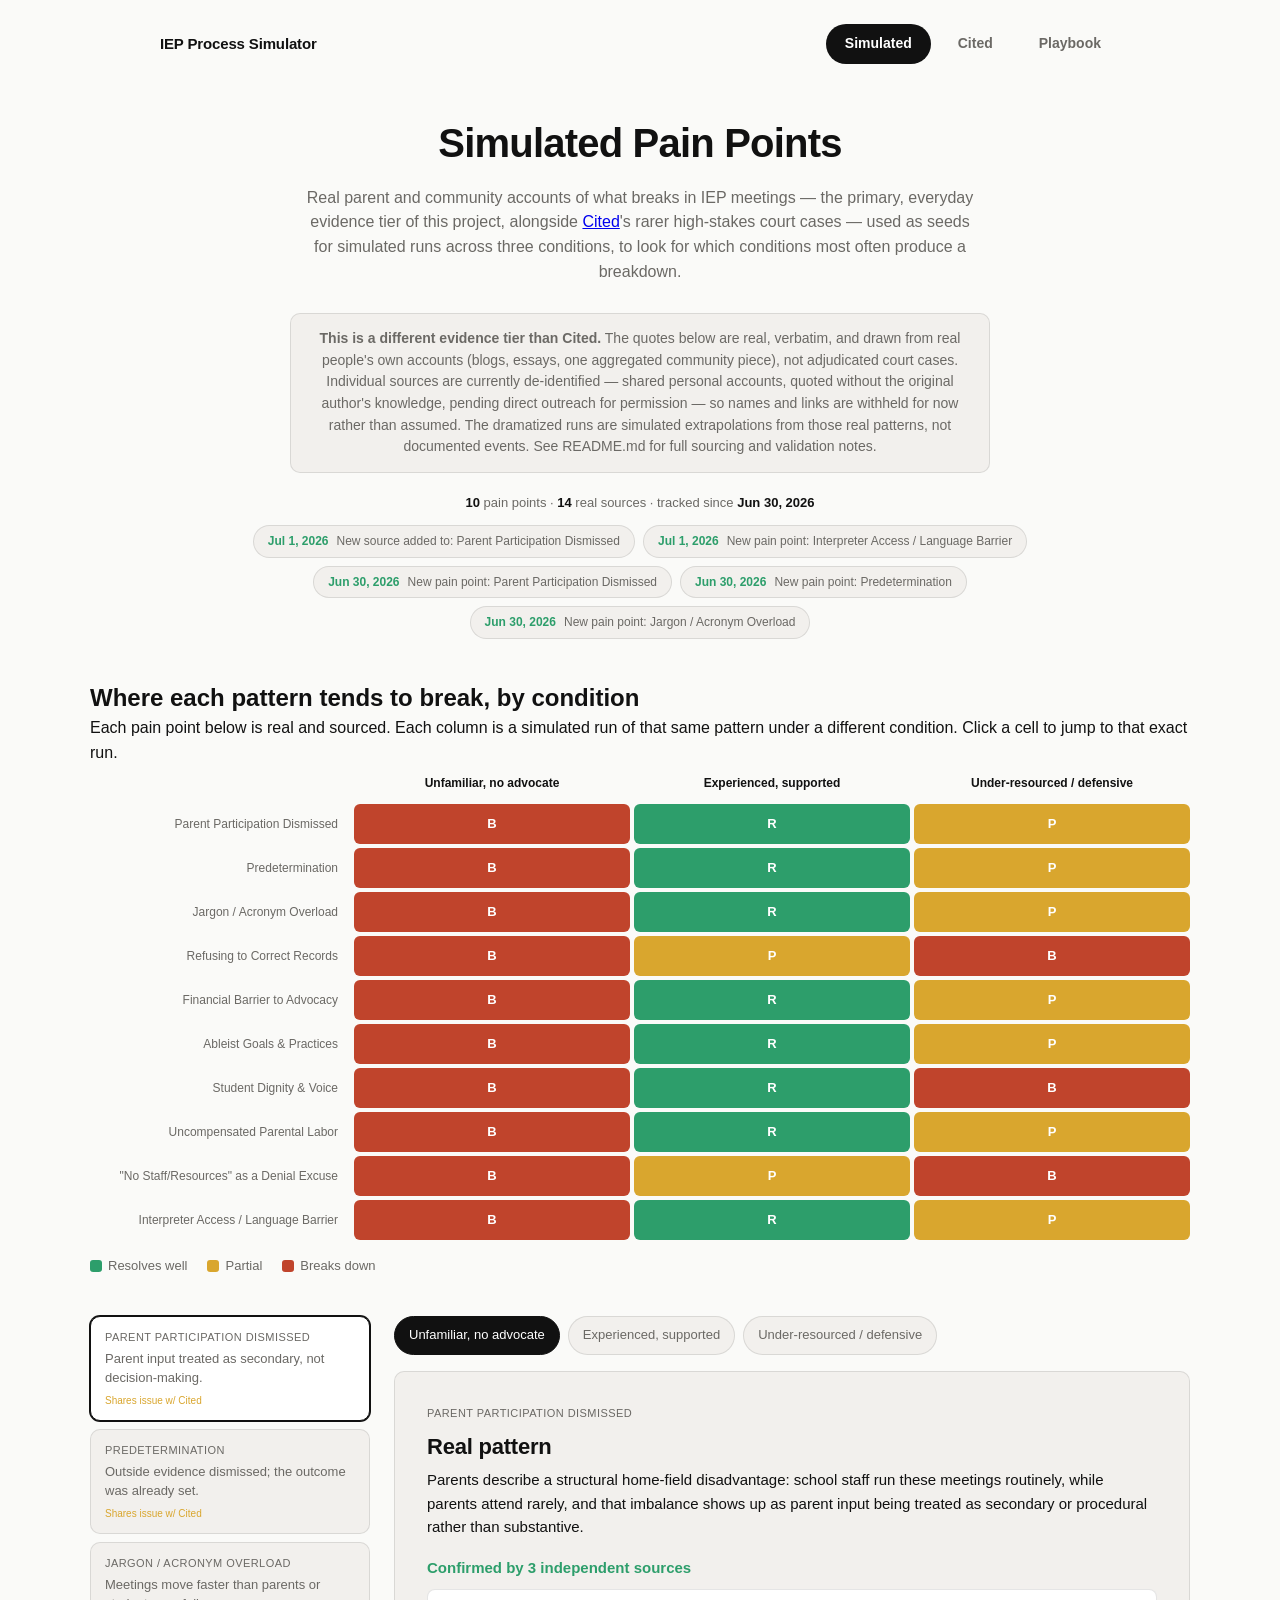
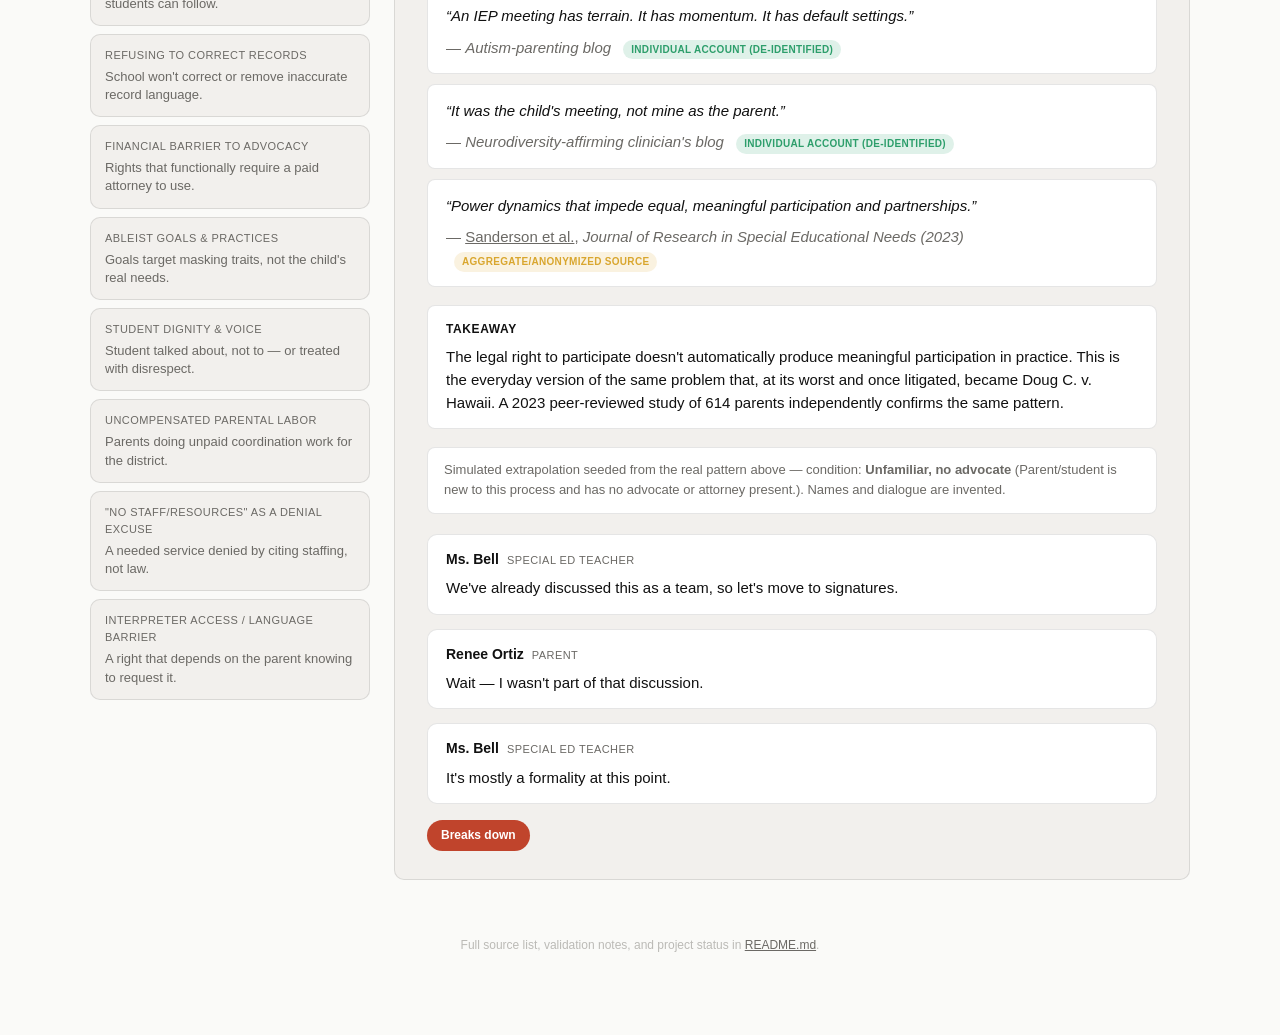
<file: simulated.html>
<!DOCTYPE html>
<html lang="en">
<head>
<meta charset="UTF-8">
<meta name="viewport" content="width=device-width, initial-scale=1.0">
<title>IEP Process Simulator &mdash; Simulated</title>
<link rel="stylesheet" href="style.css">
</head>
<body>

<nav class="site-nav">
  <a href="index.html" class="site-nav__brand">IEP Process Simulator</a>
  <span class="site-nav__links">
    <a href="simulated.html" class="site-nav__link active">Simulated</a>
    <a href="cited.html" class="site-nav__link">Cited</a>
    <a href="playbook.html" class="site-nav__link">Playbook</a>
  </span>
</nav>

<header class="site-header">
  <h1>Simulated Pain Points</h1>
  <p class="subtitle">Real parent and community accounts of what breaks in IEP meetings &mdash; the primary, everyday evidence tier of this project, alongside <a href="cited.html">Cited</a>'s rarer high-stakes court cases &mdash; used as seeds for simulated runs across three conditions, to look for which conditions most often produce a breakdown.</p>
</header>

<div class="disclaimer">
  <strong>This is a different evidence tier than Cited.</strong> The quotes below are real, verbatim, and drawn from real people's own accounts (blogs, essays, one aggregated community piece), not adjudicated court cases. Individual sources are currently de-identified &mdash; shared personal accounts, quoted without the original author's knowledge, pending direct outreach for permission &mdash; so names and links are withheld for now rather than assumed. The dramatized runs are simulated extrapolations from those real patterns, not documented events. See README.md for full sourcing and validation notes.
</div>

<div class="growth-section">
  <div id="growth-bar" class="growth-bar"></div>
  <div id="recent-feed" class="recent-feed"></div>
</div>

<main>
  <section class="grid-section">
    <h2>Where each pattern tends to break, by condition</h2>
    <p class="section-note">Each pain point below is real and sourced. Each column is a simulated run of that same pattern under a different condition. Click a cell to jump to that exact run.</p>
    <div id="sim-grid" class="grid"></div>
    <div class="legend">
      <span class="legend-item"><span class="swatch outcome-resolved"></span> Resolves well</span>
      <span class="legend-item"><span class="swatch outcome-partial"></span> Partial</span>
      <span class="legend-item"><span class="swatch outcome-breakdown"></span> Breaks down</span>
    </div>
  </section>

  <div class="layout">
    <nav id="pain-point-list" class="episode-list"></nav>
    <section class="episode-detail">
      <div id="condition-tabs" class="tabs"></div>
      <div id="pain-point-detail" class="case-file"></div>
    </section>
  </div>
</main>

<footer class="site-footer">
  <p>Full source list, validation notes, and project status in <a href="README.md" target="_blank" rel="noopener">README.md</a>.</p>
</footer>

<script src="simulated-data.js"></script>
<script src="simulated-app.js"></script>
</body>
</html>
</file>
<file: style.css>
:root {
  --bg: #FAFAF8;
  --surface: #F2F0ED;
  --text: #111111;
  --muted: #6B6965;
  --faint: #BBBAB6;
  --border: rgba(0,0,0,0.1);
  --honored: #2D9E6B;
  --partial: #D9A62E;
  --violated: #C0442C;
  --high: #C0442C;
  --medium: #D9A62E;
  --low: #6B6965;
  --radius: 10px;
}

* { box-sizing: border-box; margin: 0; padding: 0; }

body {
  font-family: -apple-system, BlinkMacSystemFont, "Segoe UI", Helvetica, Arial, sans-serif;
  background: var(--bg);
  color: var(--text);
  line-height: 1.55;
  padding: 0 20px 80px;
}

/* Site nav (shared across all pages) */
.site-nav {
  max-width: 1000px;
  margin: 0 auto;
  display: flex;
  align-items: center;
  justify-content: space-between;
  gap: 8px;
  padding: 24px 20px 0;
}
.site-nav__brand {
  font-size: 15px;
  font-weight: 800;
  color: var(--text);
  text-decoration: none;
  letter-spacing: -0.01em;
}
.site-nav__brand:hover { color: var(--muted); }
.site-nav__links { display: flex; gap: 8px; }
.site-nav__link {
  font-size: 14px;
  font-weight: 600;
  padding: 8px 18px;
  border-radius: 999px;
  color: var(--muted);
  text-decoration: none;
  border: 1px solid transparent;
}
.site-nav__link:hover { border-color: var(--border); }
.site-nav__link.active { background: var(--text); color: #fff; }

.site-header {
  max-width: 900px;
  margin: 48px auto 0;
  text-align: center;
}
.site-header h1 { font-size: clamp(28px, 4vw, 40px); letter-spacing: -0.02em; margin-bottom: 12px; }
.subtitle { color: var(--muted); font-size: 16px; max-width: 680px; margin: 0 auto; }

.disclaimer {
  max-width: 700px;
  margin: 28px auto 0;
  background: var(--surface);
  border: 1px solid var(--border);
  border-radius: var(--radius);
  padding: 14px 20px;
  font-size: 14px;
  color: var(--muted);
  text-align: center;
}

main {
  max-width: 1100px;
  margin: 40px auto 0;
}

/* Toolbar */
.toolbar { display: flex; justify-content: center; margin-bottom: 24px; }
.view-toggle {
  display: inline-flex;
  background: var(--surface);
  border: 1px solid var(--border);
  border-radius: 999px;
  padding: 4px;
}
.view-btn {
  font: inherit;
  font-size: 14px;
  padding: 8px 20px;
  border-radius: 999px;
  border: none;
  background: transparent;
  color: var(--muted);
  cursor: pointer;
}
.view-btn.active { background: var(--text); color: #fff; }

/* Layout */
.layout { display: grid; grid-template-columns: 280px 1fr; gap: 24px; align-items: start; }

/* Episode list */
.episode-list { display: flex; flex-direction: column; gap: 8px; }
.episode-card {
  text-align: left;
  font: inherit;
  display: flex;
  flex-direction: column;
  gap: 4px;
  background: var(--surface);
  border: 1px solid var(--border);
  border-radius: var(--radius);
  padding: 12px 14px;
  cursor: pointer;
}
.episode-card.active { border-color: var(--text); background: #fff; box-shadow: 0 0 0 1px var(--text); }
.episode-category { font-size: 11px; text-transform: uppercase; letter-spacing: 0.04em; color: var(--muted); }
.episode-case { font-size: 14px; font-weight: 600; }
.episode-desc { font-size: 13px; color: var(--muted); font-weight: 400; line-height: 1.4; }
.episode-severity { font-size: 11px; font-weight: 700; }
.severity-high { color: var(--high); }
.severity-medium { color: var(--medium); }
.severity-low { color: var(--low); }
.episode-case-count { font-size: 11px; font-weight: 700; color: var(--resolved); }

/* Detail panel */
.episode-detail { min-height: 300px; }

.case-file, .simulated-meeting {
  background: var(--surface);
  border: 1px solid var(--border);
  border-radius: var(--radius);
  padding: 28px 32px;
}
.case-file__header h3 { font-size: 22px; margin: 6px 0 4px; letter-spacing: -0.01em; }
.case-file__citation { font-size: 13px; color: var(--muted); margin-bottom: 20px; }
.case-file__citation a { color: inherit; }
.case-file section { margin-bottom: 18px; }
.case-file h4 { font-size: 12px; text-transform: uppercase; letter-spacing: 0.05em; color: var(--muted); margin-bottom: 6px; }
.case-file p { font-size: 15px; }

.takeaway { background: #fff; border-radius: 8px; padding: 14px 18px; border: 1px solid var(--border); }
.takeaway h4 { color: var(--text); }
.takeaway--inline { margin-top: 20px; }

.dramatization-notice {
  font-size: 13px;
  color: var(--muted);
  background: #fff;
  border: 1px solid var(--border);
  border-radius: 8px;
  padding: 12px 16px;
  margin-bottom: 20px;
}

.transcript { display: flex; flex-direction: column; gap: 14px; }
.line { background: #fff; border: 1px solid var(--border); border-radius: var(--radius); padding: 14px 18px; }
.speaker { display: flex; align-items: baseline; gap: 8px; margin-bottom: 6px; font-size: 14px; }
.role-badge { font-size: 11px; color: var(--muted); text-transform: uppercase; letter-spacing: 0.04em; }
.text { font-size: 15px; }
.tag-badge {
  display: inline-block;
  margin-top: 10px;
  font-size: 11px;
  font-weight: 700;
  padding: 4px 10px;
  border-radius: 999px;
  color: #fff;
}
.tag-badge.status-honored { background: var(--honored); }
.tag-badge.status-partial { background: var(--partial); }
.tag-badge.status-violated { background: var(--violated); }

.site-footer {
  max-width: 900px;
  margin: 56px auto 0;
  font-size: 12px;
  color: var(--faint);
  text-align: center;
}
.site-footer a { color: var(--muted); }

@media (max-width: 720px) {
  .layout { grid-template-columns: 1fr; }
  .case-file, .simulated-meeting { padding: 20px; }
}

/* ============================================================
   Simulated track — aggregate grid, tabs, real-source citations
   ============================================================ */

:root {
  --resolved: #2D9E6B;
  --outcome-partial: #D9A62E;
  --breakdown: #C0442C;
}

.grid-section { margin: 32px auto 40px; }
.grid { display: grid; gap: 4px; overflow-x: auto; }
.grid-row { display: grid; grid-template-columns: 260px repeat(3, 1fr); gap: 4px; }
.grid-corner, .grid-col-label, .grid-row-label { font-size: 12px; padding: 8px 6px; color: var(--muted); }
.grid-header .grid-col-label { font-weight: 600; text-align: center; color: var(--text); }
.grid-row-label { text-align: right; padding-right: 12px; display: flex; align-items: center; justify-content: flex-end; }
.grid-cell {
  min-height: 40px;
  border-radius: 6px;
  display: flex;
  align-items: center;
  justify-content: center;
  font-weight: 700;
  font-size: 13px;
  color: #fff;
  cursor: pointer;
}
.grid-cell:hover { filter: brightness(1.1); transform: scale(1.03); }
.grid-cell.outcome-resolved { background: var(--resolved); }
.grid-cell.outcome-partial { background: var(--outcome-partial); }
.grid-cell.outcome-breakdown { background: var(--breakdown); }

.legend { margin-top: 16px; display: flex; gap: 20px; flex-wrap: wrap; font-size: 13px; color: var(--muted); }
.legend-item { display: inline-flex; align-items: center; gap: 6px; }
.swatch { width: 12px; height: 12px; border-radius: 3px; display: inline-block; }
.swatch.outcome-resolved { background: var(--resolved); }
.swatch.outcome-partial { background: var(--outcome-partial); }
.swatch.outcome-breakdown { background: var(--breakdown); }

.tabs { display: flex; gap: 8px; flex-wrap: wrap; margin-bottom: 16px; }
.tab {
  font: inherit;
  font-size: 13px;
  padding: 8px 14px;
  border-radius: 999px;
  border: 1px solid var(--border);
  background: var(--surface);
  color: var(--muted);
  cursor: pointer;
}
.tab.active { background: var(--text); color: #fff; border-color: var(--text); }

.shared-note { display: block; font-size: 10px; color: var(--medium); margin-top: 2px; }

.real-source {
  background: #fff;
  border: 1px solid var(--border);
  border-radius: 8px;
  padding: 14px 18px;
  margin-bottom: 10px;
}
.real-source__quote { font-size: 15px; font-style: italic; margin-bottom: 8px; }
.real-source__attr { font-size: 13px; color: var(--muted); }
.real-source__attr a { color: inherit; }
.source-type {
  display: inline-block;
  margin-left: 8px;
  font-size: 10px;
  font-weight: 700;
  text-transform: uppercase;
  letter-spacing: 0.03em;
  padding: 2px 8px;
  border-radius: 999px;
}
.source-type--individual { background: color-mix(in srgb, var(--resolved) 15%, transparent); color: var(--resolved); }
.source-type--aggregate { background: color-mix(in srgb, var(--medium) 15%, transparent); color: var(--medium); }

.outcome-badge {
  display: inline-block;
  margin-top: 16px;
  font-size: 12px;
  font-weight: 700;
  padding: 6px 14px;
  border-radius: 999px;
  color: #fff;
}
.outcome-badge.outcome-resolved { background: var(--resolved); }
.outcome-badge.outcome-partial { background: var(--outcome-partial); }
.outcome-badge.outcome-breakdown { background: var(--breakdown); }

@media (max-width: 720px) {
  .grid-row { grid-template-columns: 140px repeat(3, 1fr); }
  .grid-row-label { font-size: 11px; }
}

/* ============================================================
   Growth tracking — growth bar, recent-added feed, NEW badges,
   source-strength line
   ============================================================ */

.growth-section {
  max-width: 900px;
  margin: 20px auto 0;
  display: flex;
  flex-direction: column;
  align-items: center;
  gap: 12px;
}

.growth-bar {
  font-size: 13px;
  color: var(--muted);
  text-align: center;
}
.growth-bar strong { color: var(--text); }

.recent-feed {
  display: flex;
  flex-wrap: wrap;
  justify-content: center;
  gap: 8px;
  max-width: 900px;
}
.recent-item {
  font: inherit;
  font-size: 12px;
  display: inline-flex;
  align-items: center;
  gap: 8px;
  background: var(--surface);
  border: 1px solid var(--border);
  border-radius: 999px;
  padding: 6px 14px;
  cursor: pointer;
  color: var(--muted);
}
.recent-item:hover { border-color: var(--text); color: var(--text); }
.recent-item__date { font-weight: 700; color: var(--resolved); }

.new-badge {
  display: inline-block;
  margin-left: 6px;
  font-size: 9px;
  font-weight: 800;
  letter-spacing: 0.04em;
  color: #fff;
  background: var(--breakdown);
  padding: 2px 6px;
  border-radius: 999px;
  vertical-align: middle;
}

.source-strength {
  font-size: 13px;
  font-weight: 700;
  color: var(--resolved);
  margin-bottom: 10px;
}

/* ============================================================
   Playbook page — table of contents, sections, callout boxes
   ============================================================ */

:root {
  --cited-tag: #4A6FA5;
}

.playbook { max-width: 760px; }

.playbook-toc {
  display: flex;
  flex-wrap: wrap;
  justify-content: center;
  gap: 10px;
  margin-bottom: 40px;
  padding: 16px;
  background: var(--surface);
  border: 1px solid var(--border);
  border-radius: var(--radius);
}
.playbook-toc a {
  font-size: 13px;
  font-weight: 600;
  color: var(--muted);
  text-decoration: none;
  padding: 6px 14px;
  border-radius: 999px;
  border: 1px solid var(--border);
}
.playbook-toc a:hover { color: var(--text); border-color: var(--text); }

.playbook-section { margin-bottom: 56px; scroll-margin-top: 20px; }
.playbook-section h2 { font-size: 24px; margin-bottom: 14px; letter-spacing: -0.01em; }
.playbook-section > p { font-size: 15px; margin-bottom: 24px; }

.callout {
  border-left: 4px solid var(--border);
  background: var(--surface);
  border-radius: 0 var(--radius) var(--radius) 0;
  padding: 18px 24px;
  margin-bottom: 20px;
}
.callout--cited { border-left-color: var(--cited-tag); }
.callout--individual { border-left-color: var(--resolved); }
.callout--aggregate { border-left-color: var(--medium); }
.callout--combined { border-left-color: var(--cited-tag); background: linear-gradient(to right, color-mix(in srgb, var(--resolved) 6%, var(--surface)), var(--surface)); }

.callout__tag {
  font-size: 11px;
  font-weight: 700;
  text-transform: uppercase;
  letter-spacing: 0.03em;
  color: var(--muted);
  margin-bottom: 8px;
}
.callout--cited .callout__tag, .callout--combined .callout__tag { color: var(--cited-tag); }
.callout--individual .callout__tag { color: var(--resolved); }
.callout--aggregate .callout__tag { color: var(--medium); }
.callout__tag a { color: inherit; text-decoration: underline; }

.callout h3 { font-size: 16px; margin-bottom: 8px; }
.callout p { font-size: 14px; margin-bottom: 10px; }
.callout__action { font-size: 14px; background: #fff; border-radius: 8px; padding: 10px 14px; margin-bottom: 0; }

@media (max-width: 720px) {
  .playbook-toc { flex-direction: column; align-items: stretch; text-align: center; }
}

/* ============================================================
   Playbook — "The IEP Document" primary resource (Phase 1l)
   Numbered process flow, breakpoint flags, plan cards, example
   boxes, and the Meeting Resource demotion intro.
   ============================================================ */

.text-violated { color: var(--violated); }

.aside-note {
  font-size: 13px;
  color: var(--muted);
  font-style: italic;
  border-left: 3px solid var(--faint);
  padding-left: 12px;
  margin: 16px 0;
}

/* Numbered stepper / flowchart, matching the reference visual style */
.process-flow {
  position: relative;
  margin: 24px 0 32px;
  padding-left: 56px;
}
.process-flow::before {
  content: "";
  position: absolute;
  top: 18px;
  bottom: 18px;
  left: 17px;
  width: 2px;
  background: var(--border);
}
.process-step {
  position: relative;
  padding-bottom: 28px;
}
.process-step:last-child { padding-bottom: 0; }
.process-step__num {
  position: absolute;
  left: -56px;
  top: 0;
  width: 36px;
  height: 36px;
  border-radius: 50%;
  background: var(--text);
  color: #fff;
  display: flex;
  align-items: center;
  justify-content: center;
  font-weight: 800;
  font-size: 15px;
}
.process-step__content h3 { font-size: 16px; margin: 0 0 4px; }
.process-step__content h3 a { color: inherit; text-decoration: none; }
.process-step__content h3 a:hover { text-decoration: underline; }
.process-step__content p { font-size: 14px; color: var(--muted); margin: 0; }

/* Breakpoint flag — real Cited/Simulated evidence tied to a specific step */
.breakpoint-flag {
  border: 1px solid color-mix(in srgb, var(--violated) 35%, var(--border));
  background: color-mix(in srgb, var(--violated) 6%, #fff);
  border-radius: var(--radius);
  margin: 16px 0;
  overflow: hidden;
}
.breakpoint-flag__summary {
  list-style: none;
  cursor: pointer;
  display: flex;
  align-items: center;
  gap: 10px;
  padding: 12px 16px;
  font-size: 13px;
  font-weight: 700;
  color: var(--violated);
}
.breakpoint-flag__summary::-webkit-details-marker { display: none; }
.breakpoint-flag__summary::after {
  content: "+";
  margin-left: auto;
  font-size: 16px;
  font-weight: 400;
}
.breakpoint-flag[open] .breakpoint-flag__summary::after { content: "\2212"; }
.breakpoint-flag__icon { font-size: 15px; }
.breakpoint-flag__body { padding: 0 16px 16px 40px; font-size: 14px; color: var(--text); }
.breakpoint-flag__body p { margin-bottom: 8px; }
.breakpoint-flag__source a { color: var(--violated); font-weight: 600; }

/* Illustrative examples — visually distinct from sourced .callout boxes */
.example-box {
  border: 1.5px dashed var(--faint);
  border-radius: var(--radius);
  padding: 16px 20px;
  margin: 16px 0;
  background: #fff;
}
.example-box__tag {
  font-size: 11px;
  text-transform: uppercase;
  letter-spacing: 0.04em;
  color: var(--faint);
  font-weight: 700;
  margin-bottom: 8px;
}
.example-box p { font-size: 14px; margin-bottom: 8px; }
.example-box p:last-child { margin-bottom: 0; }

.example-compare {
  display: grid;
  grid-template-columns: 1fr 1fr;
  gap: 14px;
  margin: 16px 0;
}
.example-box--weak { border-color: var(--violated); }
.example-box--strong { border-style: solid; border-color: var(--resolved); }
.example-box--weak .example-box__tag { color: var(--violated); }
.example-box--strong .example-box__tag { color: var(--resolved); }

/* Goal-formula pills */
.goal-formula { display: flex; flex-wrap: wrap; gap: 10px; margin: 16px 0; }
.goal-formula__part {
  background: var(--surface);
  border: 1px solid var(--border);
  border-radius: 999px;
  padding: 8px 16px;
  font-size: 13px;
}
.goal-formula__part strong { color: var(--text); }

/* Services & supports card grid */
.plan-card-grid {
  display: grid;
  grid-template-columns: repeat(auto-fit, minmax(210px, 1fr));
  gap: 14px;
  margin: 20px 0;
}
.plan-card {
  background: var(--surface);
  border: 1px solid var(--border);
  border-radius: var(--radius);
  padding: 16px 18px;
}
.plan-card h4 { font-size: 14px; margin: 0 0 6px; }
.plan-card p { font-size: 13px; color: var(--muted); margin: 0; }

/* LRE spectrum ladder — a spectrum (least to most restrictive), not a
   sequence, so it deliberately does NOT reuse the numbered .process-flow
   styling or red/green value-coded color (restrictive settings aren't
   "bad" — IDEA just presumes LRE first). Neutral scale only. */
.lre-ladder {
  position: relative;
  margin: 20px 0;
  padding-left: 20px;
  border-left: 4px solid var(--border);
  display: flex;
  flex-direction: column;
  gap: 4px;
}
.lre-ladder__rung {
  background: var(--surface);
  border: 1px solid var(--border);
  border-radius: 8px;
  padding: 10px 14px;
}
.lre-ladder__rung p { margin: 0; font-size: 13px; color: var(--muted); }
.lre-ladder__rung strong { color: var(--text); }
.lre-ladder__label {
  display: block;
  font-size: 11px;
  text-transform: uppercase;
  letter-spacing: 0.04em;
  color: var(--faint);
  font-weight: 700;
  margin-bottom: 4px;
}

/* Age-of-majority / state-variance table */
.plan-table { width: 100%; border-collapse: collapse; margin: 16px 0; font-size: 14px; }
.plan-table th, .plan-table td { text-align: left; padding: 8px 12px; border-bottom: 1px solid var(--border); }
.plan-table th { font-size: 12px; text-transform: uppercase; color: var(--muted); }

/* Meeting Resource demotion intro */
.meeting-resource-intro { margin: 56px 0 32px; padding-top: 32px; border-top: 2px solid var(--border); scroll-margin-top: 20px; }
.meeting-resource-intro h2 { font-size: 24px; margin-bottom: 14px; }
.meeting-resource-intro > p { font-size: 15px; margin-bottom: 24px; }
.playbook-toc--nested { margin-bottom: 40px; }

@media (max-width: 720px) {
  .process-flow { padding-left: 44px; }
  .process-step__num { left: -44px; width: 30px; height: 30px; font-size: 13px; }
  .process-flow::before { left: 14px; }
  .example-compare { grid-template-columns: 1fr; }
}

/* ============================================================
   Landing page — featured quote widget + track cards
   ============================================================ */

.quote-widget {
  max-width: 700px;
  margin: 40px auto 0;
  text-align: center;
  padding: 28px 32px;
  background: var(--text);
  border-radius: var(--radius);
}
.quote-widget__label { font-size: 11px; text-transform: uppercase; letter-spacing: 0.06em; color: rgba(255,255,255,0.5); margin-bottom: 14px; }
.quote-widget__quote { font-size: 19px; color: #fff; line-height: 1.5; font-style: italic; margin-bottom: 12px; }
.quote-widget__source { font-size: 13px; color: rgba(255,255,255,0.6); margin-bottom: 18px; }
.quote-widget__refresh {
  font: inherit;
  font-size: 13px;
  font-weight: 600;
  color: #fff;
  background: rgba(255,255,255,0.12);
  border: 1px solid rgba(255,255,255,0.25);
  border-radius: 999px;
  padding: 8px 18px;
  cursor: pointer;
}
.quote-widget__refresh:hover { background: rgba(255,255,255,0.2); }

.landing { max-width: 1000px; }
.track-cards { display: flex; flex-direction: column; gap: 20px; margin-top: 48px; }

.track-card {
  display: block;
  text-decoration: none;
  color: inherit;
  border-radius: var(--radius);
  border: 1px solid var(--border);
  background: var(--surface);
  padding: 28px 32px;
  transition: transform 0.2s ease, box-shadow 0.2s ease, border-color 0.2s ease;
}
.track-card:hover { transform: translateY(-2px); box-shadow: 0 12px 32px rgba(0,0,0,0.08); border-color: var(--text); }

.track-card__eyebrow { font-size: 11px; text-transform: uppercase; letter-spacing: 0.06em; color: var(--muted); }
.track-card h2 { font-size: 22px; margin: 8px 0 10px; letter-spacing: -0.01em; }
.track-card p:not(.track-card__stats) { font-size: 15px; color: var(--muted); margin-bottom: 14px; max-width: 640px; }
.track-card__stats { font-size: 13px; font-weight: 700; color: var(--text); margin-bottom: 14px; }
.track-card__cta { font-size: 14px; font-weight: 700; }

.track-card--primary {
  background: #fff;
  border: 2px solid var(--text);
  padding: 36px 40px;
}
.track-card--primary h2 { font-size: 28px; }
.track-card--primary .track-card__eyebrow { color: var(--resolved); font-weight: 700; }

.track-card--secondary { }
.track-card--tertiary { }

@media (max-width: 720px) {
  .quote-widget { padding: 20px; }
  .track-card, .track-card--primary { padding: 22px 20px; }
}

/* ============================================================
   Cited — case switcher (multiple real cases per category)
   ============================================================ */

.case-switcher {
  display: flex;
  align-items: center;
  justify-content: space-between;
  gap: 12px;
  flex-wrap: wrap;
  background: var(--surface);
  border: 1px solid var(--border);
  border-radius: var(--radius);
  padding: 10px 16px;
  margin-bottom: 16px;
}
.case-switcher__label { font-size: 13px; color: var(--muted); }
.case-switcher__btn {
  font: inherit;
  font-size: 13px;
  font-weight: 600;
  color: var(--text);
  background: #fff;
  border: 1px solid var(--border);
  border-radius: 999px;
  padding: 8px 18px;
  cursor: pointer;
}
.case-switcher__btn:hover { border-color: var(--text); }
</file>
